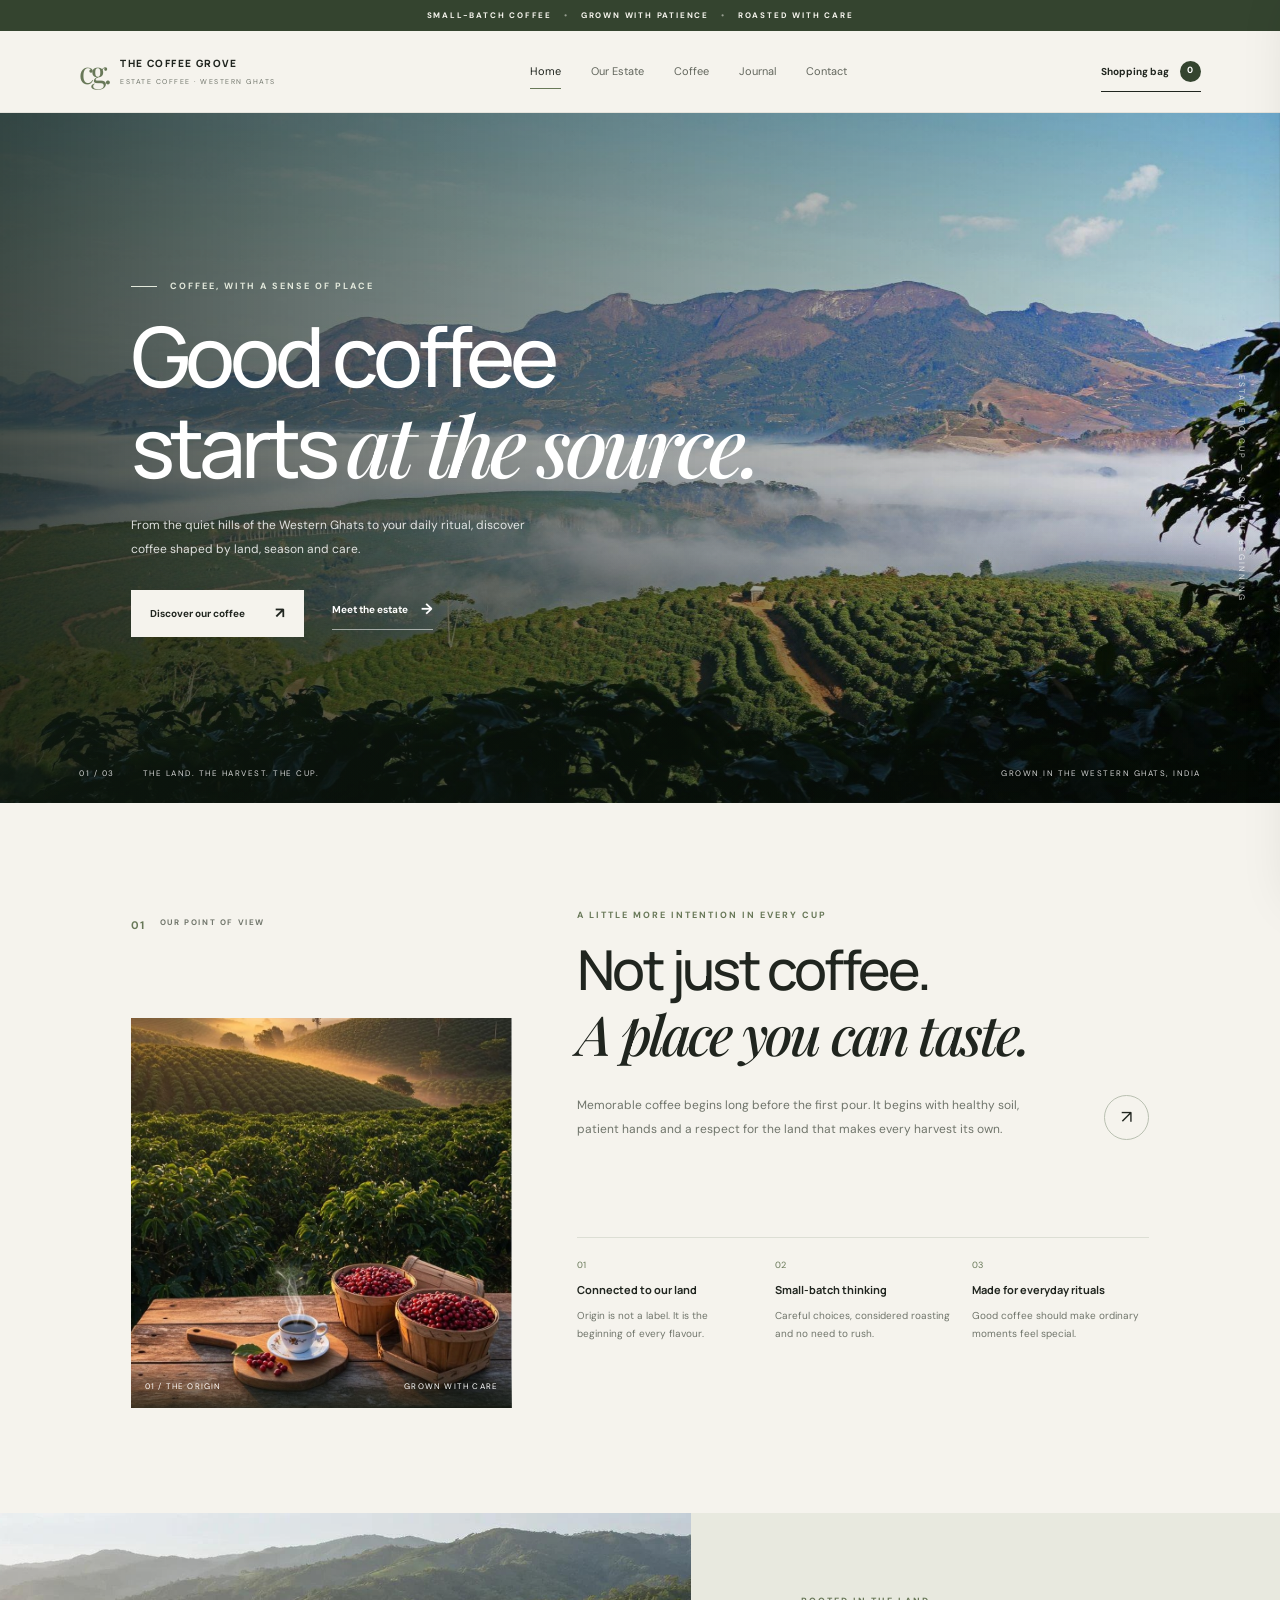
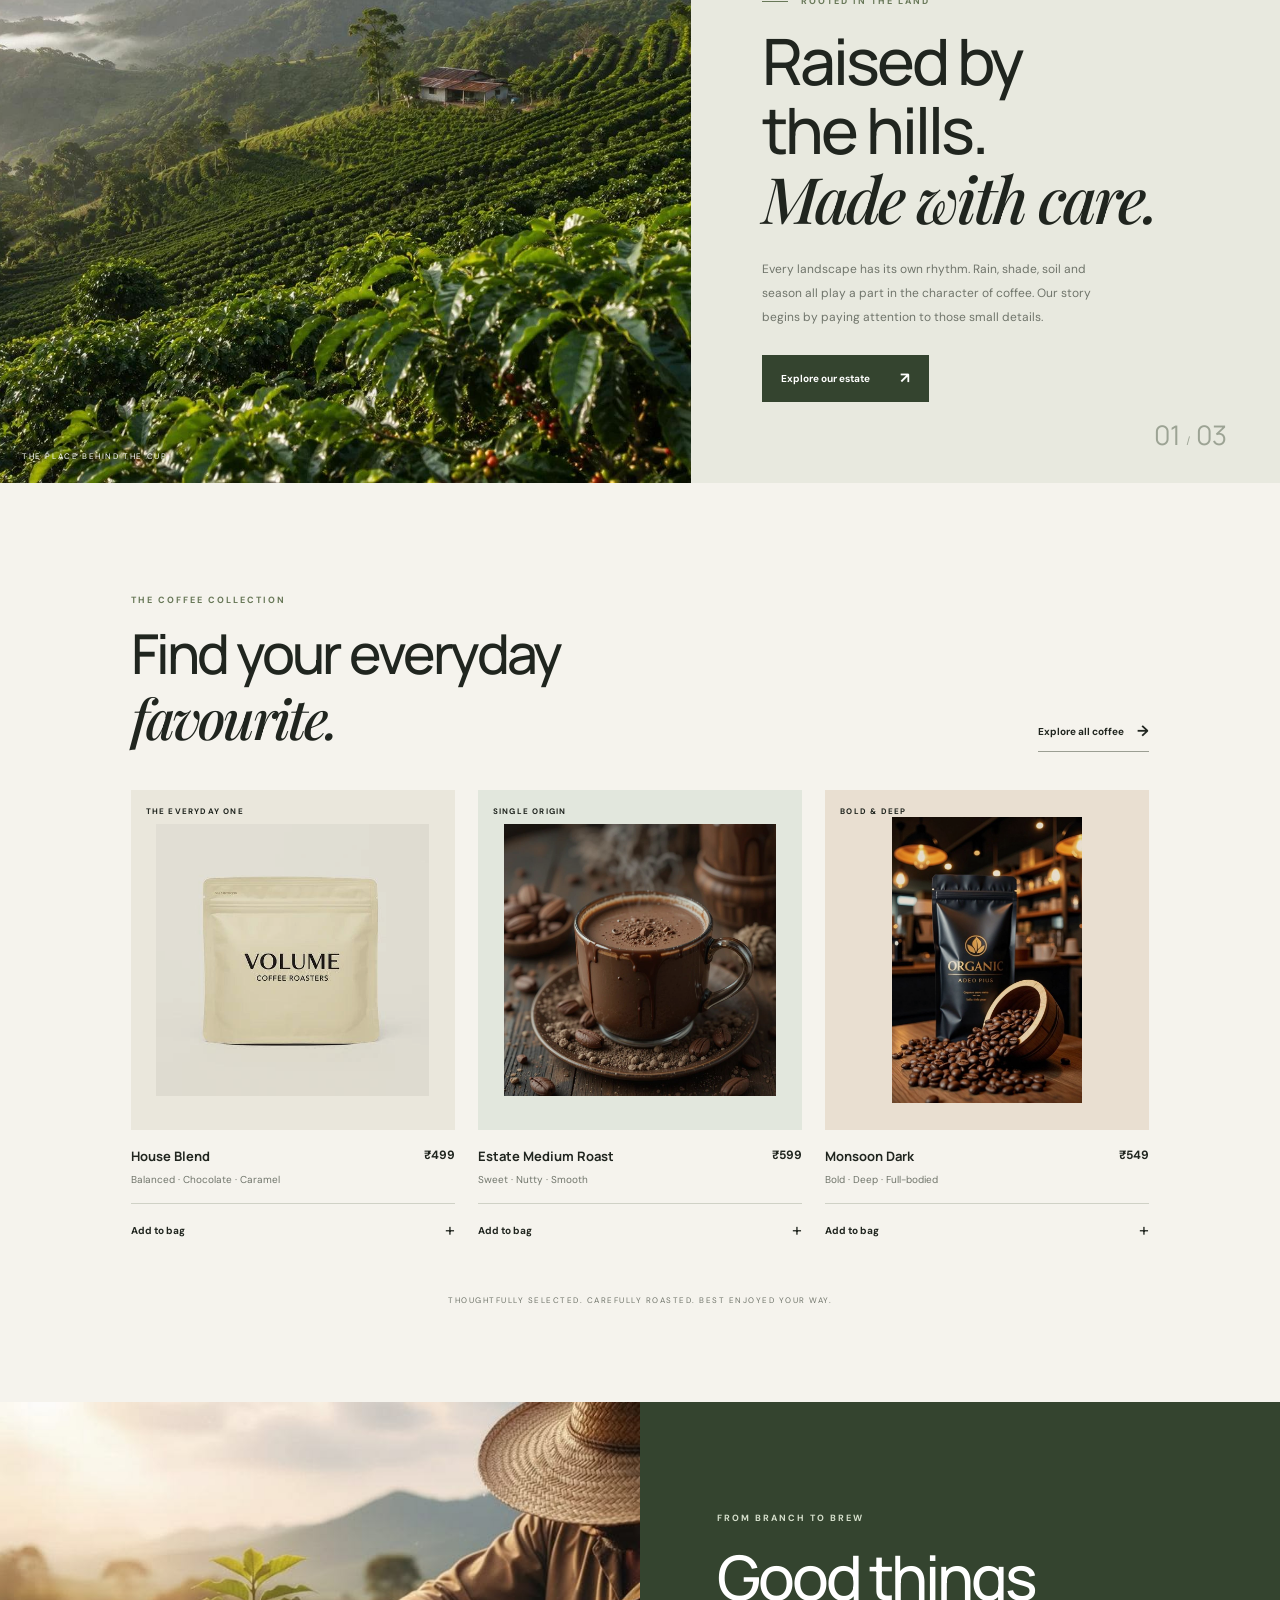
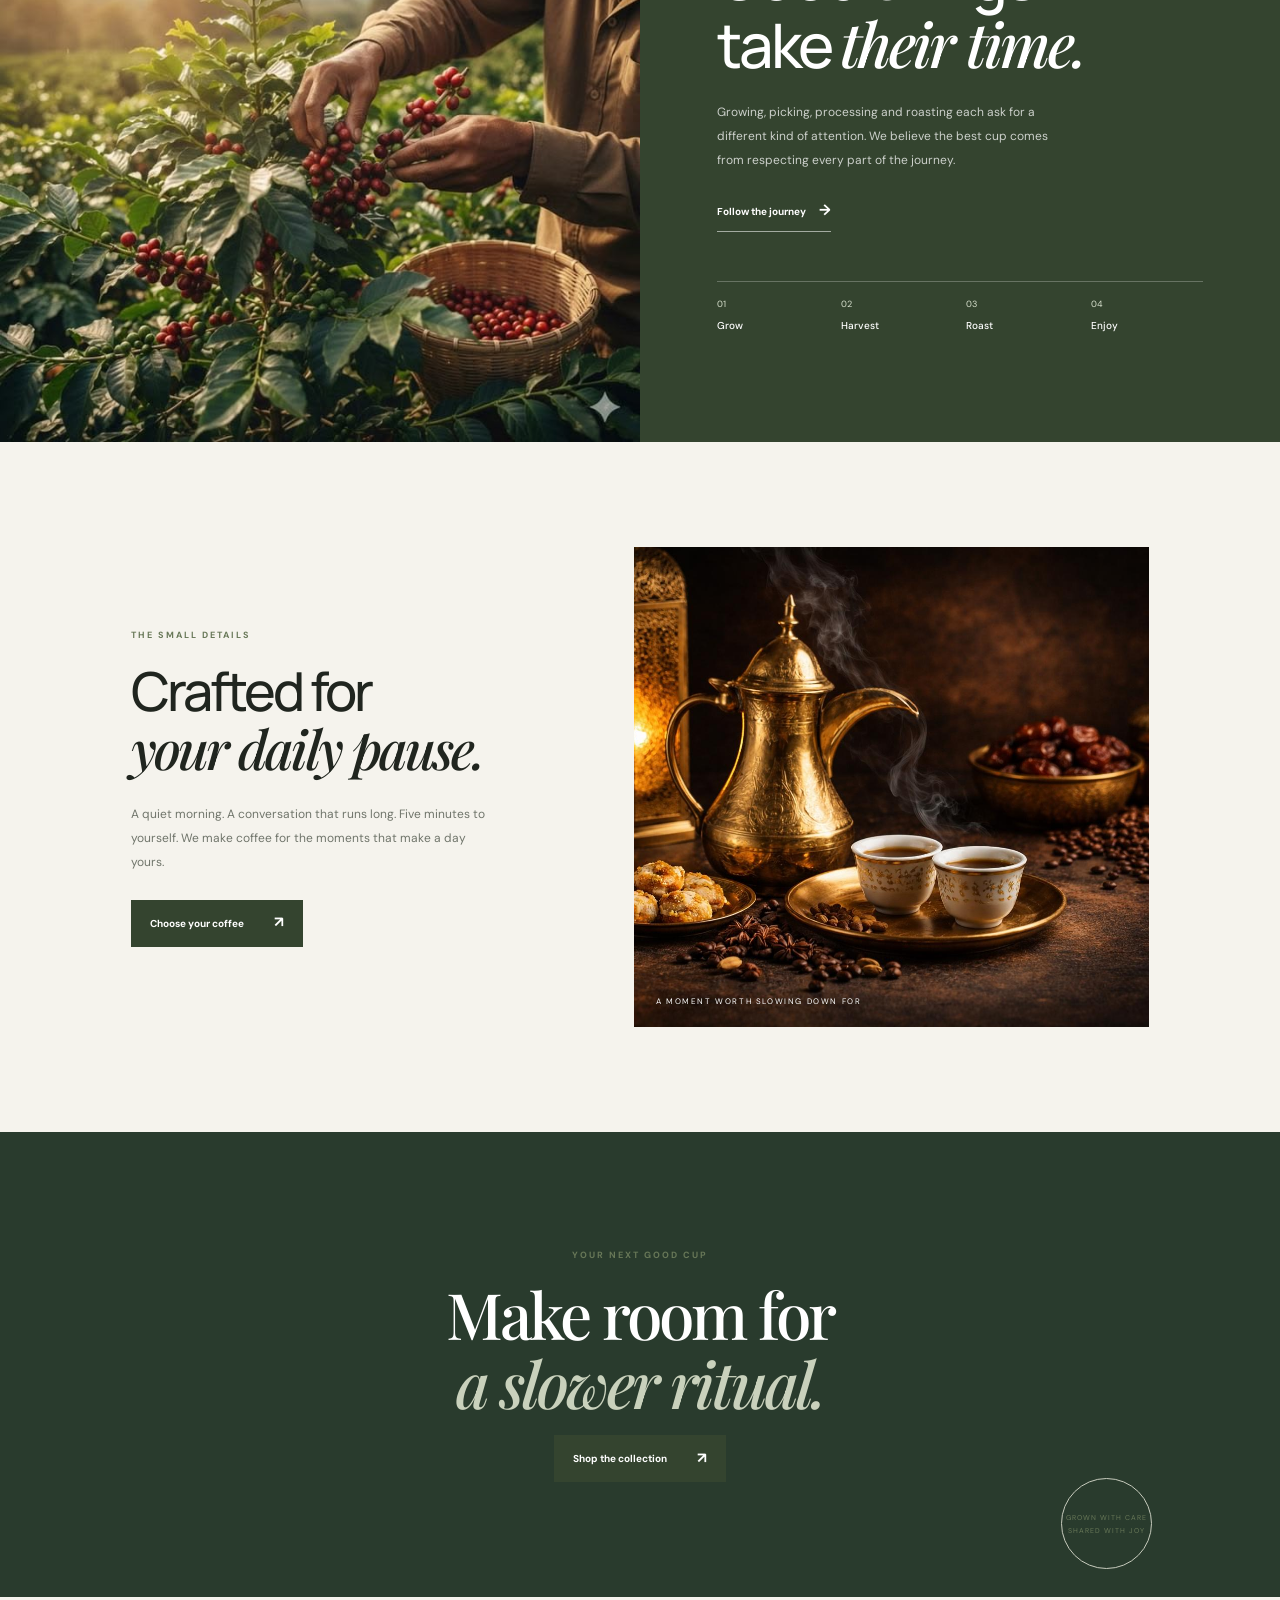
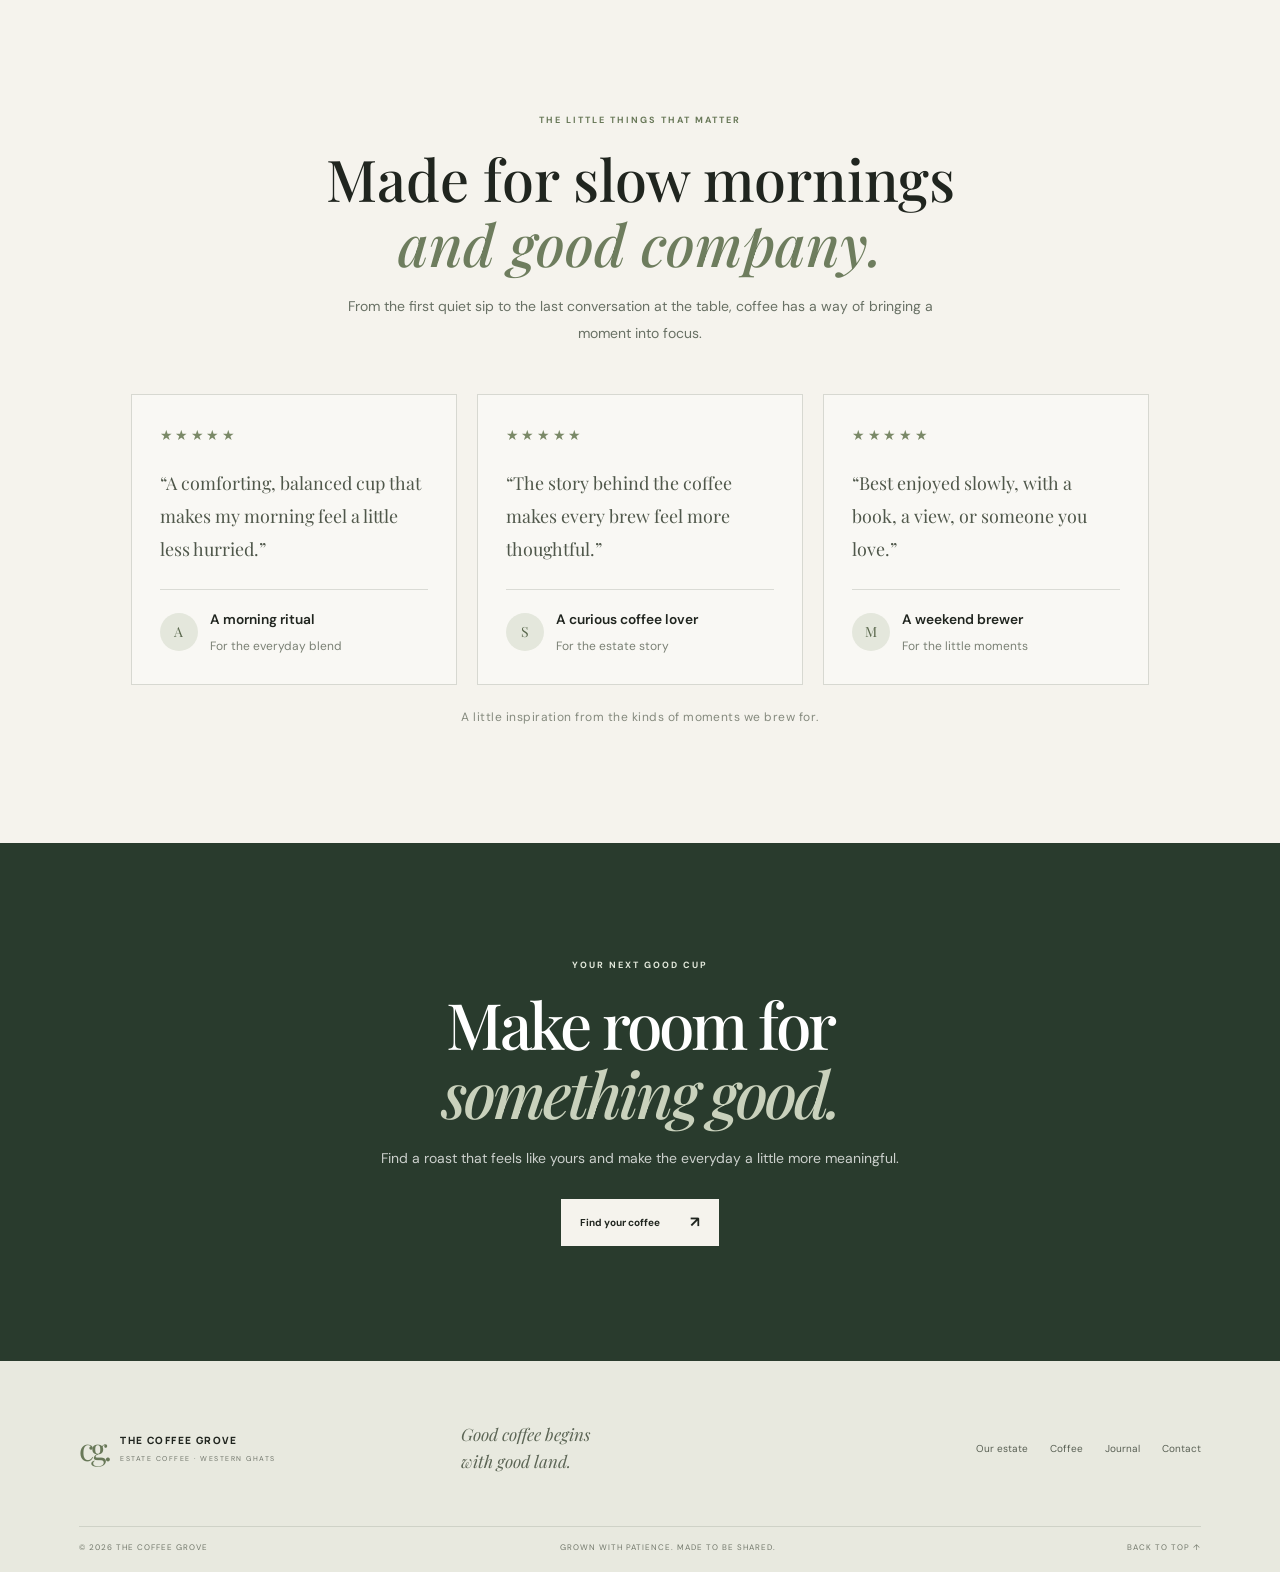
<file: index.html>
<!DOCTYPE html>
<html lang="en">
<head>
    <meta charset="UTF-8">
    <meta name="viewport" content="width=device-width, initial-scale=1.0">
    <meta name="description" content="The Coffee Grove — thoughtful estate coffee, grown with care and roasted for your everyday ritual.">
    <title>The Coffee Grove | From Estate to Cup</title>

    <link rel="preconnect" href="https://fonts.googleapis.com">
    <link rel="preconnect" href="https://fonts.gstatic.com" crossorigin>
    <link href="https://fonts.googleapis.com/css2?family=DM+Sans:wght@400;500;600;700&family=Manrope:wght@400;500;600;700;800&family=Playfair+Display:ital,wght@0,500;0,600;1,500;1,600&display=swap" rel="stylesheet">

    <link rel="stylesheet" href="css/style.css">
    <script src="js/script.js" defer></script>
</head>

<body>
    <div class="announcement-bar">
        <span>SMALL-BATCH COFFEE</span>
        <span class="announcement-dot">•</span>
        <span>GROWN WITH PATIENCE</span>
        <span class="announcement-dot">•</span>
        <span>ROASTED WITH CARE</span>
    </div>

    <header class="site-header">
        <a class="brand" href="index.html" aria-label="The Coffee Grove homepage">
            <span class="brand-symbol">cg.</span>
            <span class="brand-copy">
                <strong>THE COFFEE GROVE</strong>
                <small>ESTATE COFFEE · WESTERN GHATS</small>
            </span>
        </a>

        <button class="menu-toggle" type="button" aria-label="Open navigation" aria-expanded="false">
            <span></span>
            <span></span>
        </button>

        <nav class="main-nav" aria-label="Main navigation">
            <a class="active" href="index.html">Home</a>
            <a href="estate.html">Our Estate</a>
            <a href="shop.html">Coffee</a>
            <a href="journal.html">Journal</a>
            <a href="contact.html">Contact</a>
        </nav>

        <button class="bag-button" type="button" aria-label="Open shopping bag">
            <span>Shopping bag</span>
            <span class="bag-count">0</span>
        </button>
    </header>

    <main>
        <section class="hero">
            <img class="hero-image" src="assets/estate-landscape.jpg" alt="Coffee estate surrounded by the green hills of the Western Ghats">
            <div class="hero-shade"></div>

            <div class="hero-content reveal">
                <p class="eyebrow eyebrow-light"><span class="eyebrow-rule"></span> COFFEE, WITH A SENSE OF PLACE</p>
                <h1>Good coffee<br>starts <em>at the source.</em></h1>
                <p class="hero-description">
                    From the quiet hills of the Western Ghats to your daily ritual,
                    discover coffee shaped by land, season and care.
                </p>
                <div class="hero-actions">
                    <a class="button button-light" href="shop.html">Discover our coffee <span>↗</span></a>
                    <a class="underlined-link link-light" href="estate.html">Meet the estate <span>→</span></a>
                </div>
            </div>

            <div class="hero-caption hero-caption-left">
                <span>01 / 03</span>
                <span>THE LAND. THE HARVEST. THE CUP.</span>
            </div>
            <div class="hero-caption hero-caption-right">GROWN IN THE WESTERN GHATS, INDIA</div>
            <span class="vertical-caption">ESTATE TO CUP — SINCE THE BEGINNING</span>
        </section>


<section class="intro-section section-shell">

    <div class="section-index reveal">
        <span class="index-number">01</span>
        <span>OUR POINT OF VIEW</span>
    </div>

    <div class="intro-photo reveal">
        <img
            src="assets/coffeecup-hills.jpg"
            alt="Ripe coffee cherries growing on a coffee plant"
        >

        <div class="intro-photo-caption">
            <span>01 / THE ORIGIN</span>
            <span>GROWN WITH CARE</span>
        </div>
    </div>

    <div class="intro-heading reveal">
        <p class="eyebrow">
            A LITTLE MORE INTENTION IN EVERY CUP
        </p>

        <h2>
            Not just coffee.<br>
            <em>A place you can taste.</em>
        </h2>
    </div>

    <div class="intro-description reveal">
        <p>
            Memorable coffee begins long before the first pour.
            It begins with healthy soil, patient hands and a
            respect for the land that makes every harvest its own.
        </p>

        <a
            class="round-arrow"
            href="estate.html"
            aria-label="Discover our estate"
        >↗</a>
    </div>

    <div class="intro-values reveal">

        <div class="value-item">
            <span>01</span>
            <strong>Connected to our land</strong>
            <p>
                Origin is not a label. It is the beginning
                of every flavour.
            </p>
        </div>

        <div class="value-item">
            <span>02</span>
            <strong>Small-batch thinking</strong>
            <p>
                Careful choices, considered roasting and
                no need to rush.
            </p>
        </div>

        <div class="value-item">
            <span>03</span>
            <strong>Made for everyday rituals</strong>
            <p>
                Good coffee should make ordinary moments
                feel special.
            </p>
        </div>

    </div>

</section>


        <section class="estate-section">
            <div class="estate-photo reveal">
                <img src="assets/estate-hills.jpg" alt="Panoramic green coffee estate in the hills">
                <span class="image-note">THE PLACE BEHIND THE CUP</span>
            </div>

            <div class="estate-copy reveal">
                <p class="eyebrow"><span class="eyebrow-rule"></span> ROOTED IN THE LAND</p>
                <h2>Raised by<br>the hills.<br><em>Made with care.</em></h2>
                <p>
                    Every landscape has its own rhythm. Rain, shade, soil and season
                    all play a part in the character of coffee. Our story begins by
                    paying attention to those small details.
                </p>
                <a class="button button-dark" href="estate.html">Explore our estate <span>↗</span></a>
                <span class="estate-number">01<span>/</span>03</span>
            </div>
        </section>

        <section class="collection-section section-shell">
            <div class="section-heading reveal">
                <div>
                    <p class="eyebrow">THE COFFEE COLLECTION</p>
                    <h2>Find your everyday<br><em>favourite.</em></h2>
                </div>
                <a class="underlined-link" href="shop.html">Explore all coffee <span>→</span></a>
            </div>

            <div class="product-grid">
                <article class="product-card reveal">
                    <a class="product-image product-image-cream" href="shop.html" aria-label="View House Blend">
                        <span class="product-label">THE EVERYDAY ONE</span>
                        <img src="assets/coffee-product-cream.jpg" alt="House Blend coffee packaging">
                    </a>
                    <div class="product-information">
                        <div>
                            <h3>House Blend</h3>
                            <p>Balanced · Chocolate · Caramel</p>
                        </div>
                        <span class="product-price">₹499</span>
                    </div>
                    <button class="add-to-bag" type="button" data-add-to-bag data-name="House Blend" data-price="499" data-image="assets/coffee-product-cream.jpg">
                        Add to bag <span>+</span>
                    </button>
                </article>

                <article class="product-card reveal">
                    <a class="product-image product-image-sage" href="shop.html" aria-label="View Estate Medium Roast">
                        <span class="product-label">SINGLE ORIGIN</span>
                        <img src="assets/MEDIUM-ROAST.jpg" alt="Medium roast coffee">
                    </a>
                    <div class="product-information">
                        <div>
                            <h3>Estate Medium Roast</h3>
                            <p>Sweet · Nutty · Smooth</p>
                        </div>
                        <span class="product-price">₹599</span>
                    </div>
                    <button class="add-to-bag" type="button" data-add-to-bag data-name="Estate Medium Roast" data-price="599" data-image="assets/MEDIUM-ROAST.jpg">
                        Add to bag <span>+</span>
                    </button>
                </article>

                <article class="product-card reveal">
                    <a class="product-image product-image-tan" href="shop.html" aria-label="View Monsoon Dark">
                        <span class="product-label">BOLD & DEEP</span>
                        <img src="assets/organic-coffee.jpg" alt="Dark roast coffee">
                    </a>
                    <div class="product-information">
                        <div>
                            <h3>Monsoon Dark</h3>
                            <p>Bold · Deep · Full-bodied</p>
                        </div>
                        <span class="product-price">₹549</span>
                    </div>
                    <button class="add-to-bag" type="button" data-add-to-bag data-name="Monsoon Dark" data-price="549" data-image="assets/coffee-product-dark.jpg">
                        Add to bag <span>+</span>
                    </button>
                </article>
            </div>

            <p class="collection-note">THOUGHTFULLY SELECTED. CAREFULLY ROASTED. BEST ENJOYED YOUR WAY.</p>
        </section>

        <section class="journey-section">
            <div class="journey-image reveal">
                <img src="assets/coffee-harvest.jpg" alt="Coffee harvest taking place at the estate">
            </div>
            <div class="journey-content reveal">
                <p class="eyebrow eyebrow-light">FROM BRANCH TO BREW</p>
                <h2>Good things<br>take <em>their time.</em></h2>
                <p>
                    Growing, picking, processing and roasting each ask for a different
                    kind of attention. We believe the best cup comes from respecting
                    every part of the journey.
                </p>
                <a class="underlined-link link-light" href="journal.html">Follow the journey <span>→</span></a>

                <div class="journey-steps">
                    <div><span>01</span><strong>Grow</strong></div>
                    <div><span>02</span><strong>Harvest</strong></div>
                    <div><span>03</span><strong>Roast</strong></div>
                    <div><span>04</span><strong>Enjoy</strong></div>
                </div>
            </div>
        </section>

        <section class="craft-section section-shell">
            <div class="craft-copy reveal">
                <p class="eyebrow">THE SMALL DETAILS</p>
                <h2>Crafted for<br><em>your daily pause.</em></h2>
                <p>
                    A quiet morning. A conversation that runs long. Five minutes to
                    yourself. We make coffee for the moments that make a day yours.
                </p>
                <a class="button button-dark" href="shop.html">Choose your coffee <span>↗</span></a>
            </div>
            <div class="craft-photo reveal">
                <img src="assets/arabic-coffee.jpg" alt="Freshly prepared coffee ready to enjoy">
                <span class="image-note">A MOMENT WORTH SLOWING DOWN FOR</span>
            </div>
        </section>

        <section class="closing-section reveal">
            <p class="eyebrow">YOUR NEXT GOOD CUP</p>
            <h2>Make room for<br><em>a slower ritual.</em></h2>
            <a class="button button-dark" href="shop.html">Shop the collection <span>↗</span></a>
            <span class="closing-seal">GROWN WITH CARE<br>SHARED WITH JOY</span>
        </section>

        <section class="community-section section-shell">
            <div class="community-heading reveal">
                <p class="eyebrow">THE LITTLE THINGS THAT MATTER</p>
                <h2>Made for slow mornings<br><em>and good company.</em></h2>
                <p>From the first quiet sip to the last conversation at the table, coffee has a way of bringing a moment into focus.</p>
            </div>
            <div class="review-grid">
                <article class="review-card reveal"><span class="review-stars" aria-label="Five stars">★★★★★</span><p>“A comforting, balanced cup that makes my morning feel a little less hurried.”</p><div class="review-person"><span class="review-avatar">A</span><div><strong>A morning ritual</strong><small>For the everyday blend</small></div></div></article>
                <article class="review-card reveal"><span class="review-stars" aria-label="Five stars">★★★★★</span><p>“The story behind the coffee makes every brew feel more thoughtful.”</p><div class="review-person"><span class="review-avatar">S</span><div><strong>A curious coffee lover</strong><small>For the estate story</small></div></div></article>
                <article class="review-card reveal"><span class="review-stars" aria-label="Five stars">★★★★★</span><p>“Best enjoyed slowly, with a book, a view, or someone you love.”</p><div class="review-person"><span class="review-avatar">M</span><div><strong>A weekend brewer</strong><small>For the little moments</small></div></div></article>
            </div>
            <p class="review-note">A little inspiration from the kinds of moments we brew for.</p>
        </section>
        <section class="closing-section reveal">
            <p class="eyebrow eyebrow-light">YOUR NEXT GOOD CUP</p>
            <h2>Make room for<br><em>something good.</em></h2>
            <p>Find a roast that feels like yours and make the everyday a little more meaningful.</p>
            <a class="button button-light" href="shop.html">Find your coffee <span>↗</span></a>
        </section>

    </main>

    <footer class="site-footer">
        <div class="footer-main">
            <a class="brand brand-footer" href="index.html">
                <span class="brand-symbol">cg.</span>
                <span class="brand-copy">
                    <strong>THE COFFEE GROVE</strong>
                    <small>ESTATE COFFEE · WESTERN GHATS</small>
                </span>
            </a>
            <p class="footer-thought">Good coffee begins<br>with good land.</p>
            <div class="footer-links">
                <a href="estate.html">Our estate</a>
                <a href="shop.html">Coffee</a>
                <a href="journal.html">Journal</a>
                <a href="contact.html">Contact</a>
            </div>
        </div>
        <div class="footer-bottom">
            <span>© 2026 THE COFFEE GROVE</span>
            <span>GROWN WITH PATIENCE. MADE TO BE SHARED.</span>
            <a href="#top" data-back-to-top>BACK TO TOP ↑</a>
        </div>
    </footer>

    <div class="toast-message" role="status" aria-live="polite"></div>

    <div class="bag-overlay"></div>
    <aside class="shopping-drawer" aria-label="Shopping bag" aria-hidden="true">
        <div class="drawer-header">
            <div>
                <p class="eyebrow">YOUR SELECTION</p>
                <h2>Your bag <span class="drawer-count">0</span></h2>
            </div>
            <button class="drawer-close" type="button" aria-label="Close shopping bag">×</button>
        </div>
        <div class="drawer-items">
            <p class="empty-bag">Your bag is waiting for something good.</p>
        </div>
        <div class="drawer-total">
            <span>Subtotal</span>
            <strong>₹<span class="subtotal-value">0</span></strong>
        </div>
        <button class="button button-dark checkout-button" type="button">Continue to checkout</button>
        <p class="drawer-note">Demo shopping bag. A payment service is required for real orders.</p>
    </aside>
</body>
</html>
</file>
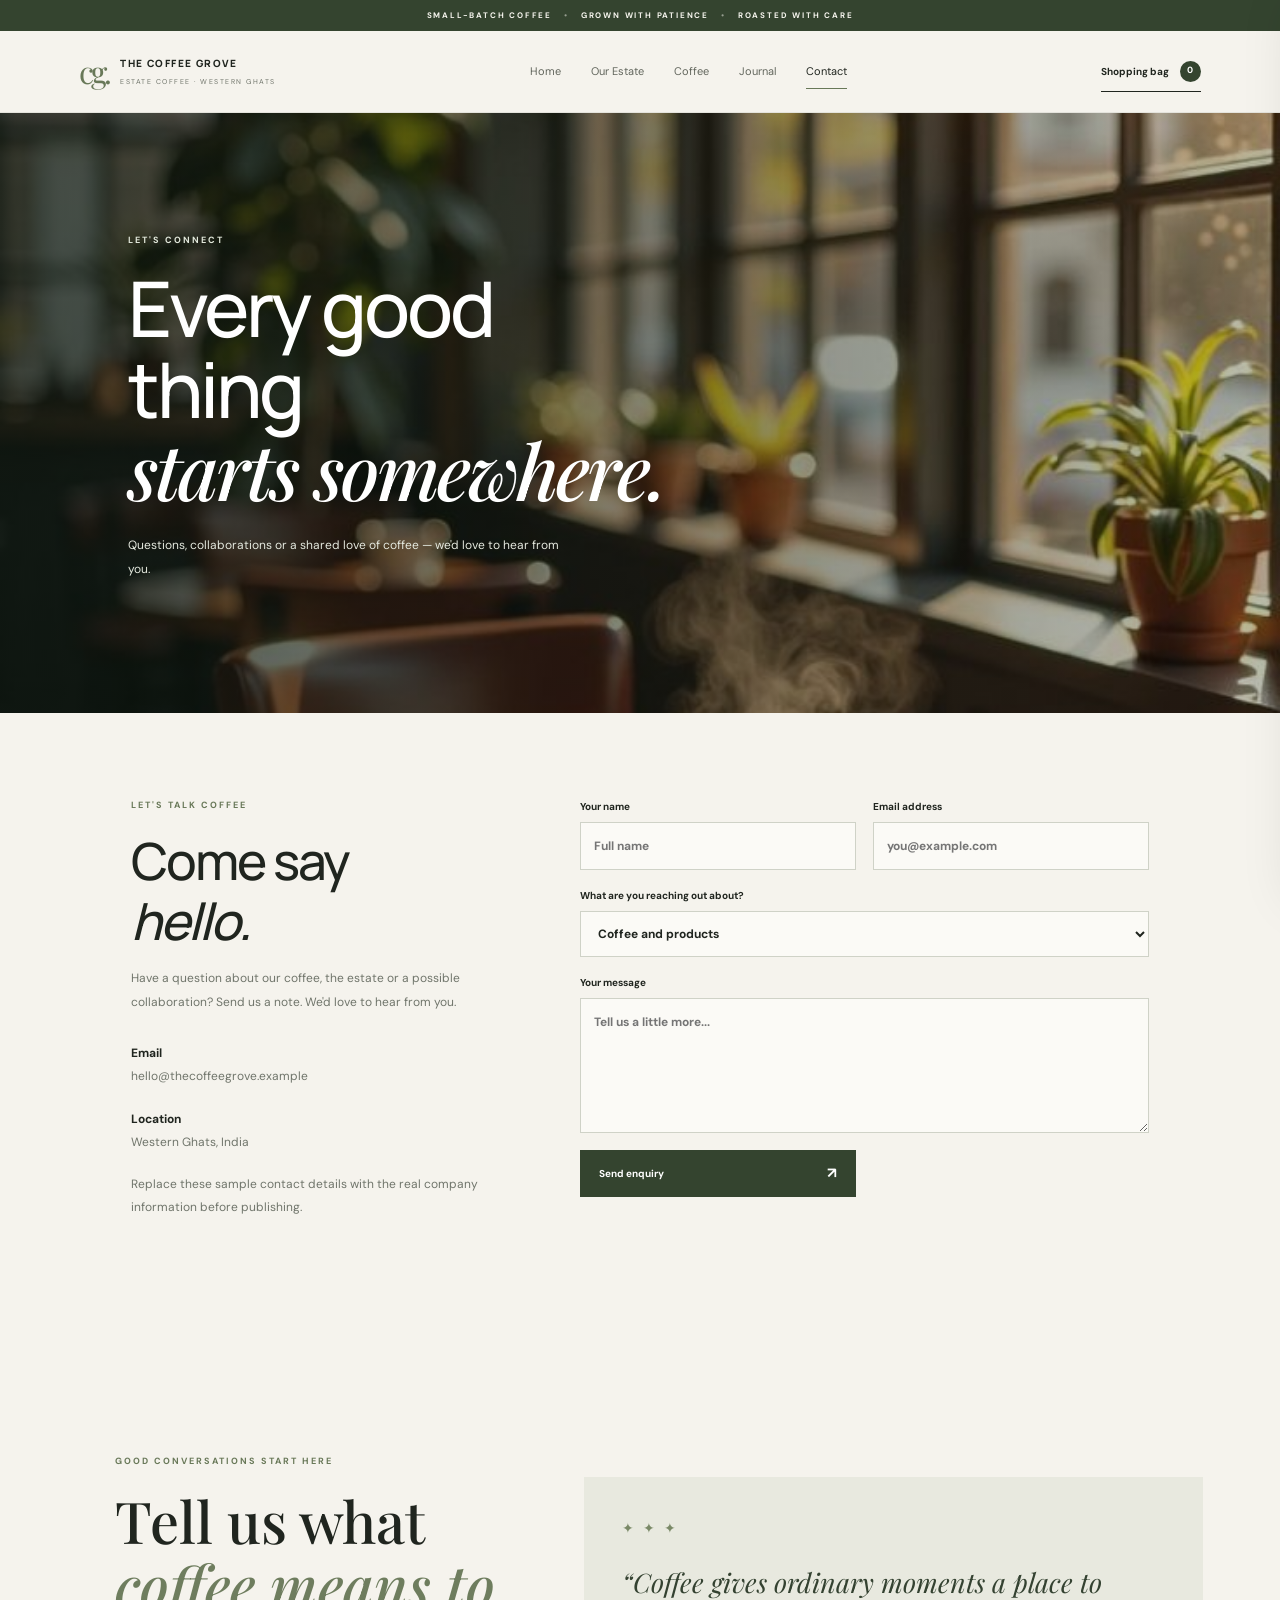
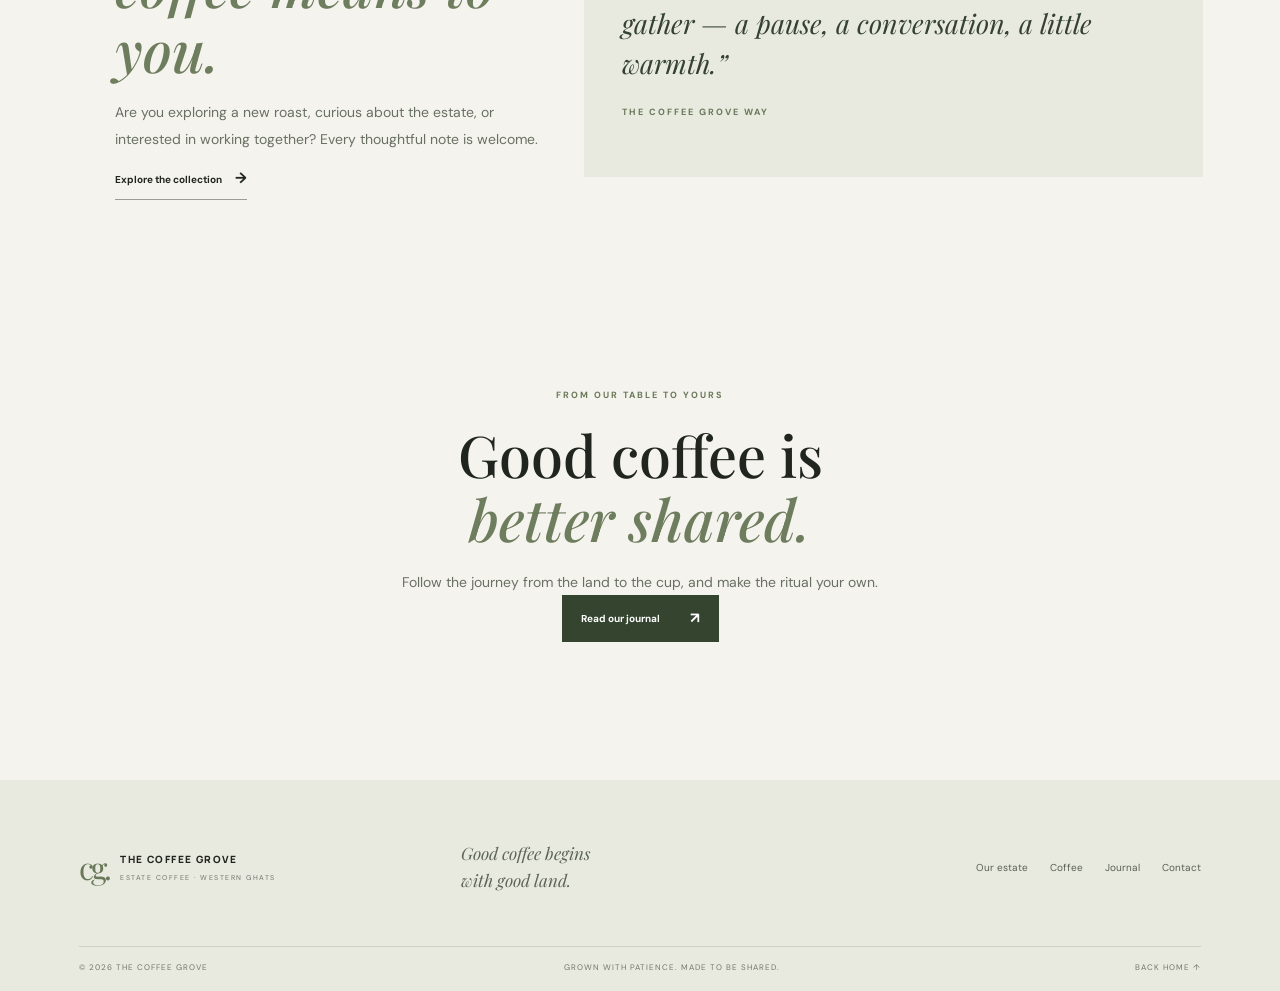
<file: contact.html>
<!DOCTYPE html>
<html lang="en">
<head>
    <meta charset="UTF-8">
    <meta name="viewport" content="width=device-width, initial-scale=1.0">
    <meta name="description" content="Contact | The Coffee Grove">
    <title>Contact | The Coffee Grove</title>
    <link rel="preconnect" href="https://fonts.googleapis.com">
    <link rel="preconnect" href="https://fonts.gstatic.com" crossorigin>
    <link href="https://fonts.googleapis.com/css2?family=DM+Sans:wght@400;500;600;700&family=Manrope:wght@400;500;600;700;800&family=Playfair+Display:ital,wght@0,500;0,600;1,500;1,600&display=swap" rel="stylesheet">
    <link rel="stylesheet" href="css/style.css">
    <script src="js/script.js" defer></script>
</head>
<body>
    <div class="announcement-bar">
        <span>SMALL-BATCH COFFEE</span>
        <span class="announcement-dot">•</span>
        <span>GROWN WITH PATIENCE</span>
        <span class="announcement-dot">•</span>
        <span>ROASTED WITH CARE</span>
    </div>

    <header class="site-header">
        <a class="brand" href="index.html" aria-label="The Coffee Grove homepage">
            <span class="brand-symbol">cg.</span>
            <span class="brand-copy">
                <strong>THE COFFEE GROVE</strong>
                <small>ESTATE COFFEE · WESTERN GHATS</small>
            </span>
        </a>

        <button class="menu-toggle" type="button" aria-label="Open navigation" aria-expanded="false">
            <span></span>
            <span></span>
        </button>

        <nav class="main-nav" aria-label="Main navigation">
            <a class="" href="index.html">Home</a>
            <a class="" href="estate.html">Our Estate</a>
            <a class="" href="shop.html">Coffee</a>
            <a class="" href="journal.html">Journal</a>
            <a class="active" href="contact.html">Contact</a>
        </nav>

        <button class="bag-button" type="button" aria-label="Open shopping bag">
            <span>Shopping bag</span>
            <span class="bag-count">0</span>
        </button>
    </header>

    <main>
        <section class="page-hero">
            <img src="assets/cafe-interior.jpg" alt="Contact at The Coffee Grove">
            <div class="hero-shade"></div>
            <div class="page-hero-content reveal">
                <p class="eyebrow eyebrow-light">LET'S CONNECT</p>
                <h1>Every good thing<br><em>starts somewhere.</em></h1>
                <p>Questions, collaborations or a shared love of coffee — we'd love to hear from you.</p>
            </div>
        </section>

        
        <section class="page-content">
            <div class="contact-layout">
                <div class="contact-intro reveal">
                    <p class="eyebrow">LET'S TALK COFFEE</p>
                    <h2>Come say<br><em>hello.</em></h2>
                    <p>
                        Have a question about our coffee, the estate or a possible
                        collaboration? Send us a note. We'd love to hear from you.
                    </p>
                    <div class="contact-details">
                        <p><strong>Email</strong><br>hello@thecoffeegrove.example</p>
                        <p><strong>Location</strong><br>Western Ghats, India</p>
                        <p>Replace these sample contact details with the real company information before publishing.</p>
                    </div>
                </div>
                <form class="contact-form reveal">
                    <label>
                        Your name
                        <input type="text" name="name" placeholder="Full name" required>
                    </label>
                    <label>
                        Email address
                        <input type="email" name="email" placeholder="you@example.com" required>
                    </label>
                    <label class="full-width">
                        What are you reaching out about?
                        <select name="topic">
                            <option value="products">Coffee and products</option>
                            <option value="estate">Estate visit</option>
                            <option value="wholesale">Wholesale enquiry</option>
                            <option value="other">Something else</option>
                        </select>
                    </label>
                    <label class="full-width">
                        Your message
                        <textarea name="message" placeholder="Tell us a little more..." required></textarea>
                    </label>
                    <button class="button button-dark" type="submit">Send enquiry <span>↗</span></button>
                    <p class="form-status" role="status"></p>
                </form>
            </div>
        </section>


            <section class="contact-community-section">
                <div class="contact-community-copy reveal"><p class="eyebrow">GOOD CONVERSATIONS START HERE</p><h2>Tell us what<br><em>coffee means to you.</em></h2><p>Are you exploring a new roast, curious about the estate, or interested in working together? Every thoughtful note is welcome.</p><a class="underlined-link" href="shop.html">Explore the collection <span>→</span></a></div>
                <div class="contact-quote-card reveal"><span class="review-stars">✦ ✦ ✦</span><blockquote>“Coffee gives ordinary moments a place to gather — a pause, a conversation, a little warmth.”</blockquote><p class="eyebrow">THE COFFEE GROVE WAY</p></div>
            </section>
            <section class="community-section contact-last-section">
                <div class="community-heading reveal"><p class="eyebrow">FROM OUR TABLE TO YOURS</p><h2>Good coffee is<br><em>better shared.</em></h2><p>Follow the journey from the land to the cup, and make the ritual your own.</p><a class="button button-dark" href="journal.html">Read our journal <span>↗</span></a></div>
            </section>

    </main>

    <footer class="site-footer">
        <div class="footer-main">
            <a class="brand brand-footer" href="index.html">
                <span class="brand-symbol">cg.</span>
                <span class="brand-copy">
                    <strong>THE COFFEE GROVE</strong>
                    <small>ESTATE COFFEE · WESTERN GHATS</small>
                </span>
            </a>
            <p class="footer-thought">Good coffee begins<br>with good land.</p>
            <div class="footer-links">
                <a href="estate.html">Our estate</a>
                <a href="shop.html">Coffee</a>
                <a href="journal.html">Journal</a>
                <a href="contact.html">Contact</a>
            </div>
        </div>
        <div class="footer-bottom">
            <span>© 2026 THE COFFEE GROVE</span>
            <span>GROWN WITH PATIENCE. MADE TO BE SHARED.</span>
            <a href="index.html">BACK HOME ↑</a>
        </div>
    </footer>

    <div class="toast-message" role="status" aria-live="polite"></div>
    <div class="bag-overlay"></div>

    <aside class="shopping-drawer" aria-label="Shopping bag" aria-hidden="true">
        <div class="drawer-header">
            <div>
                <p class="eyebrow">YOUR SELECTION</p>
                <h2>Your bag <span class="drawer-count">0</span></h2>
            </div>
            <button class="drawer-close" type="button" aria-label="Close shopping bag">×</button>
        </div>
        <div class="drawer-items">
            <p class="empty-bag">Your bag is waiting for something good.</p>
        </div>
        <div class="drawer-total">
            <span>Subtotal</span>
            <strong>₹<span class="subtotal-value">0</span></strong>
        </div>
        <button class="button button-dark checkout-button" type="button">Continue to checkout</button>
        <p class="drawer-note">Demo shopping bag. A payment service is required for real orders.</p>
    </aside>
</body>
</html>
</file>
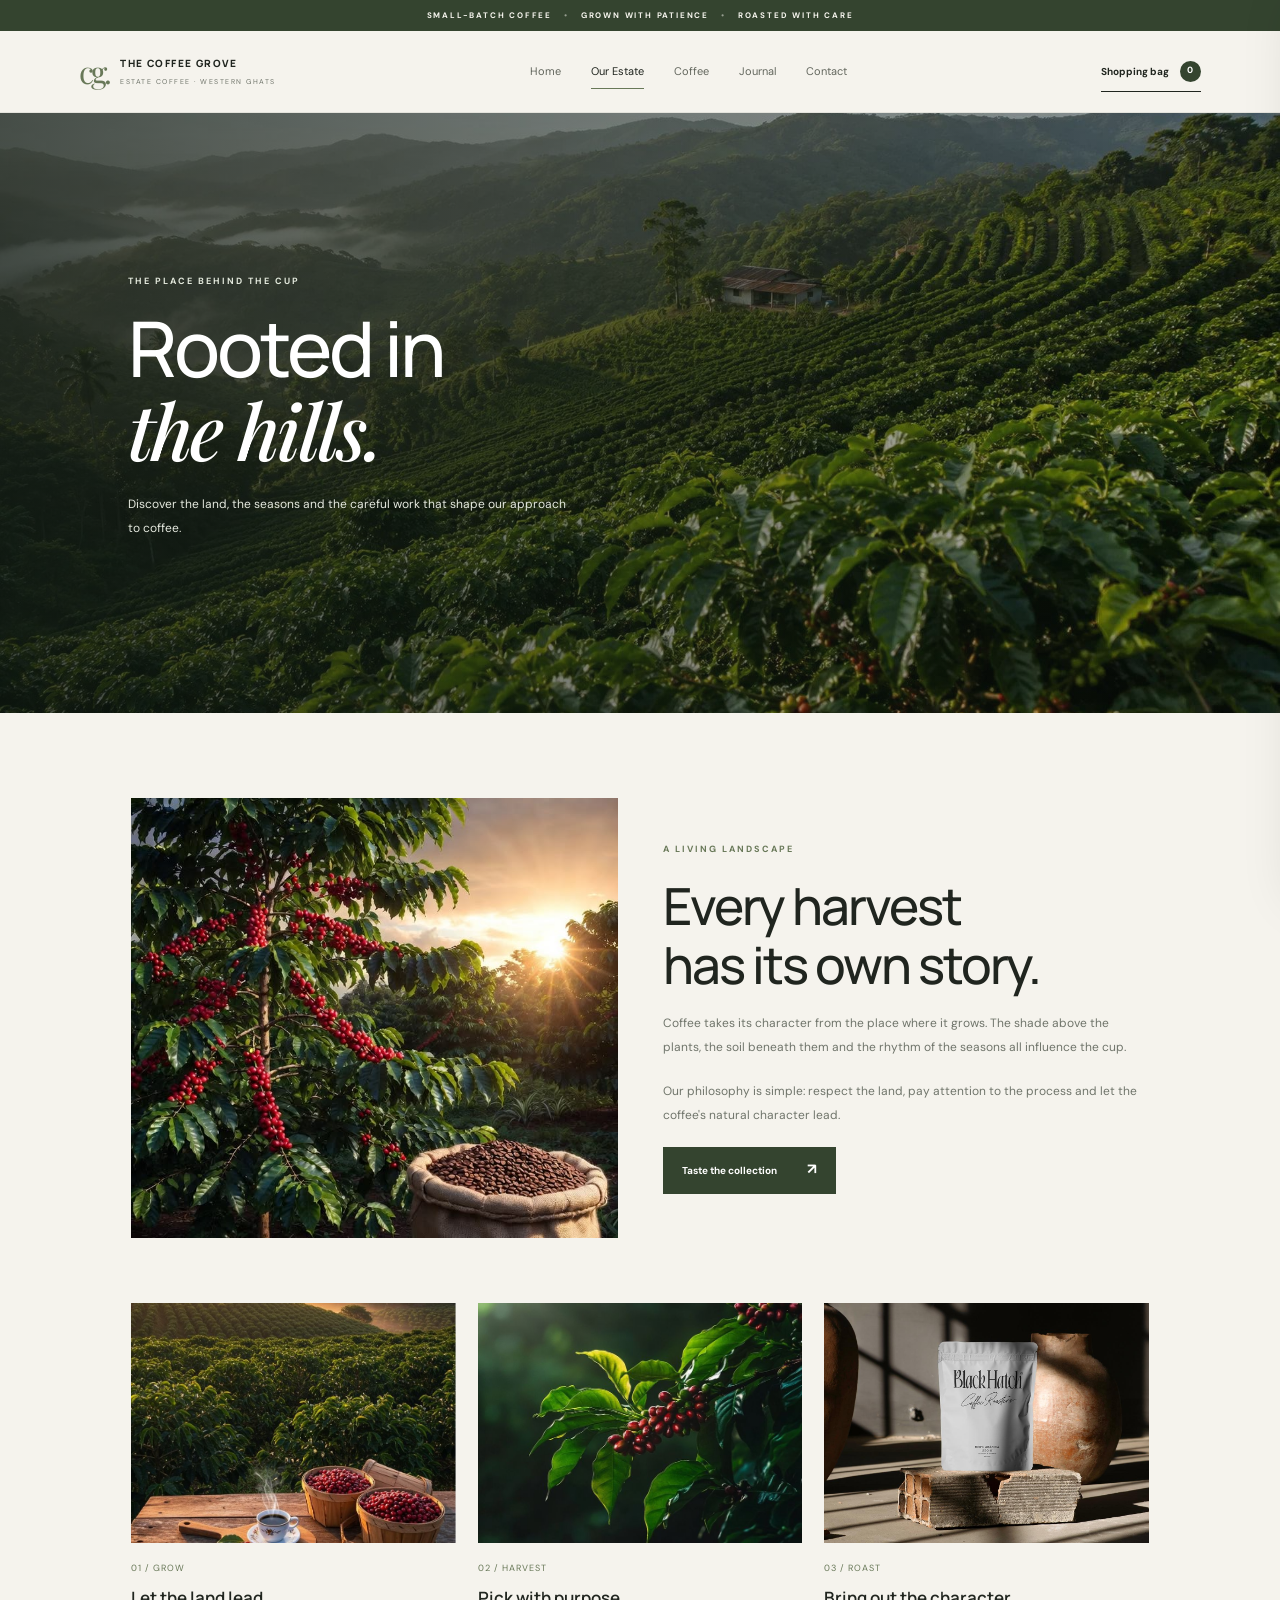
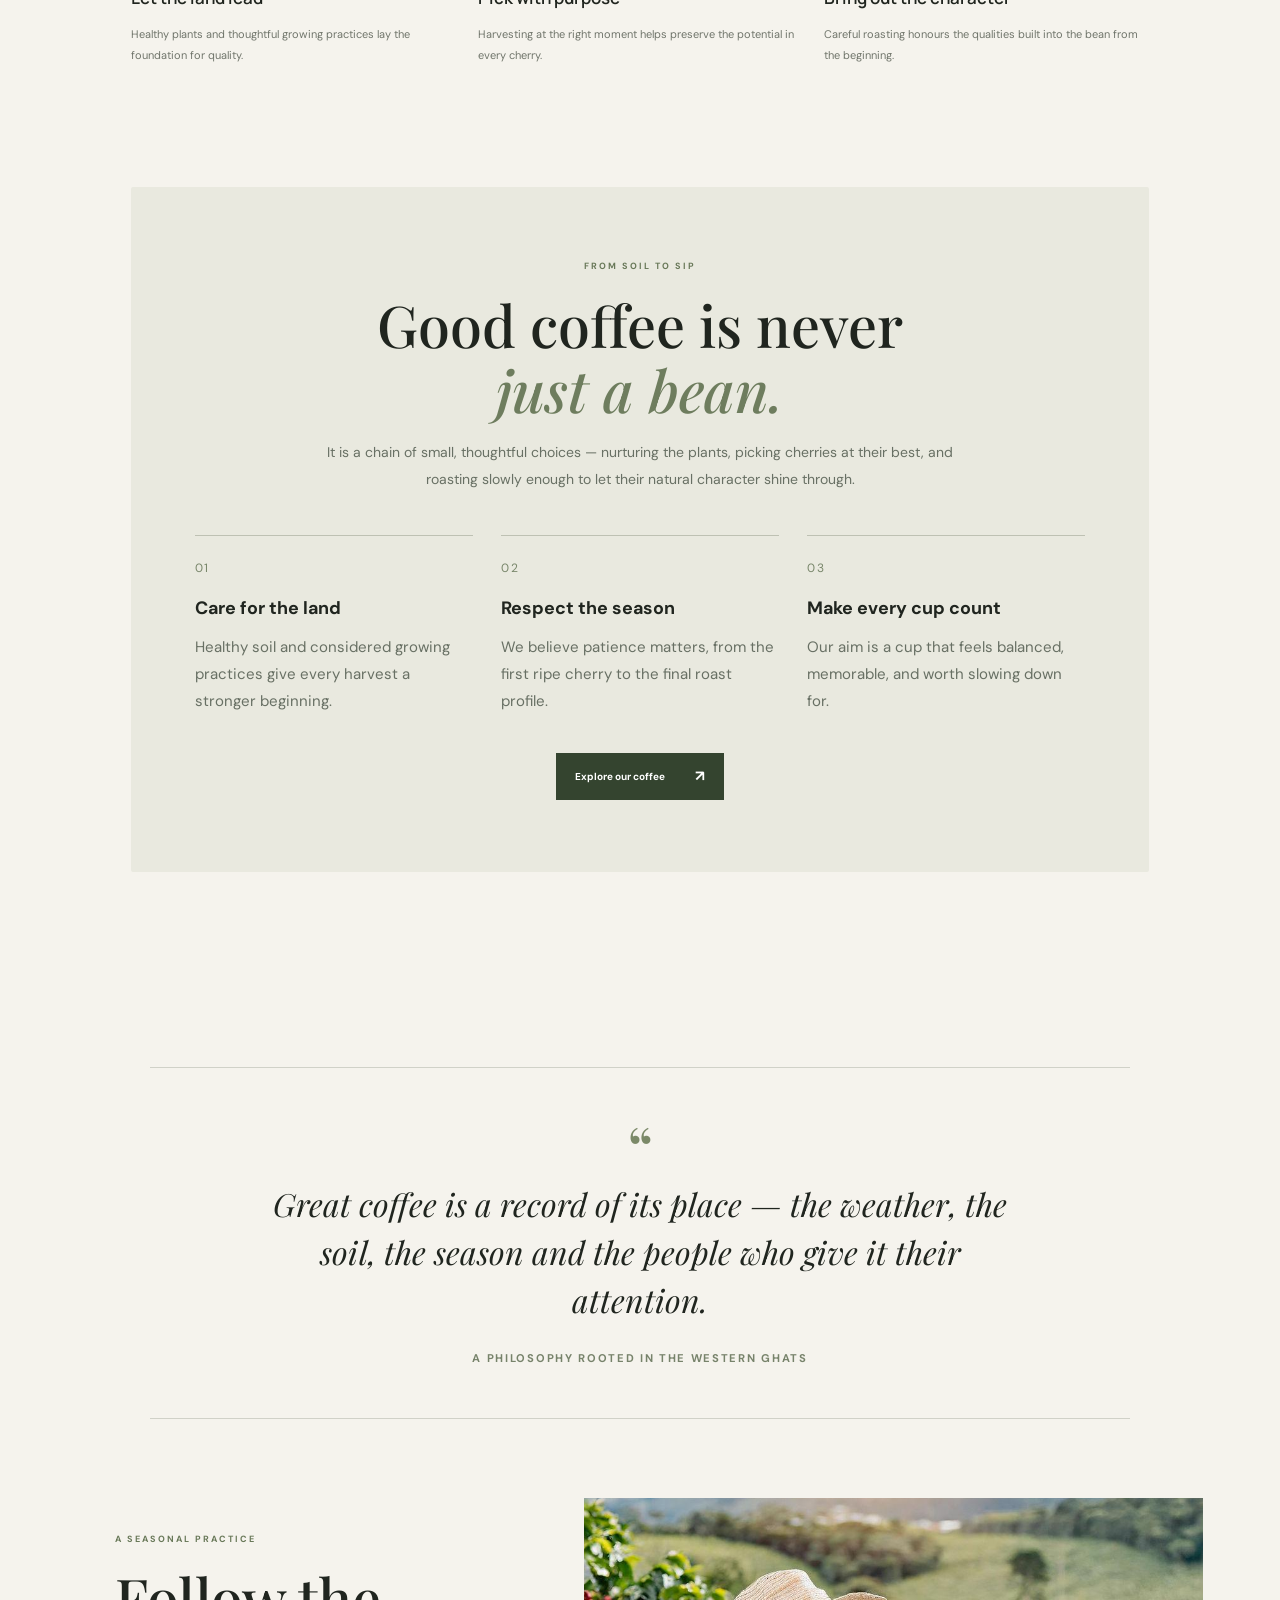
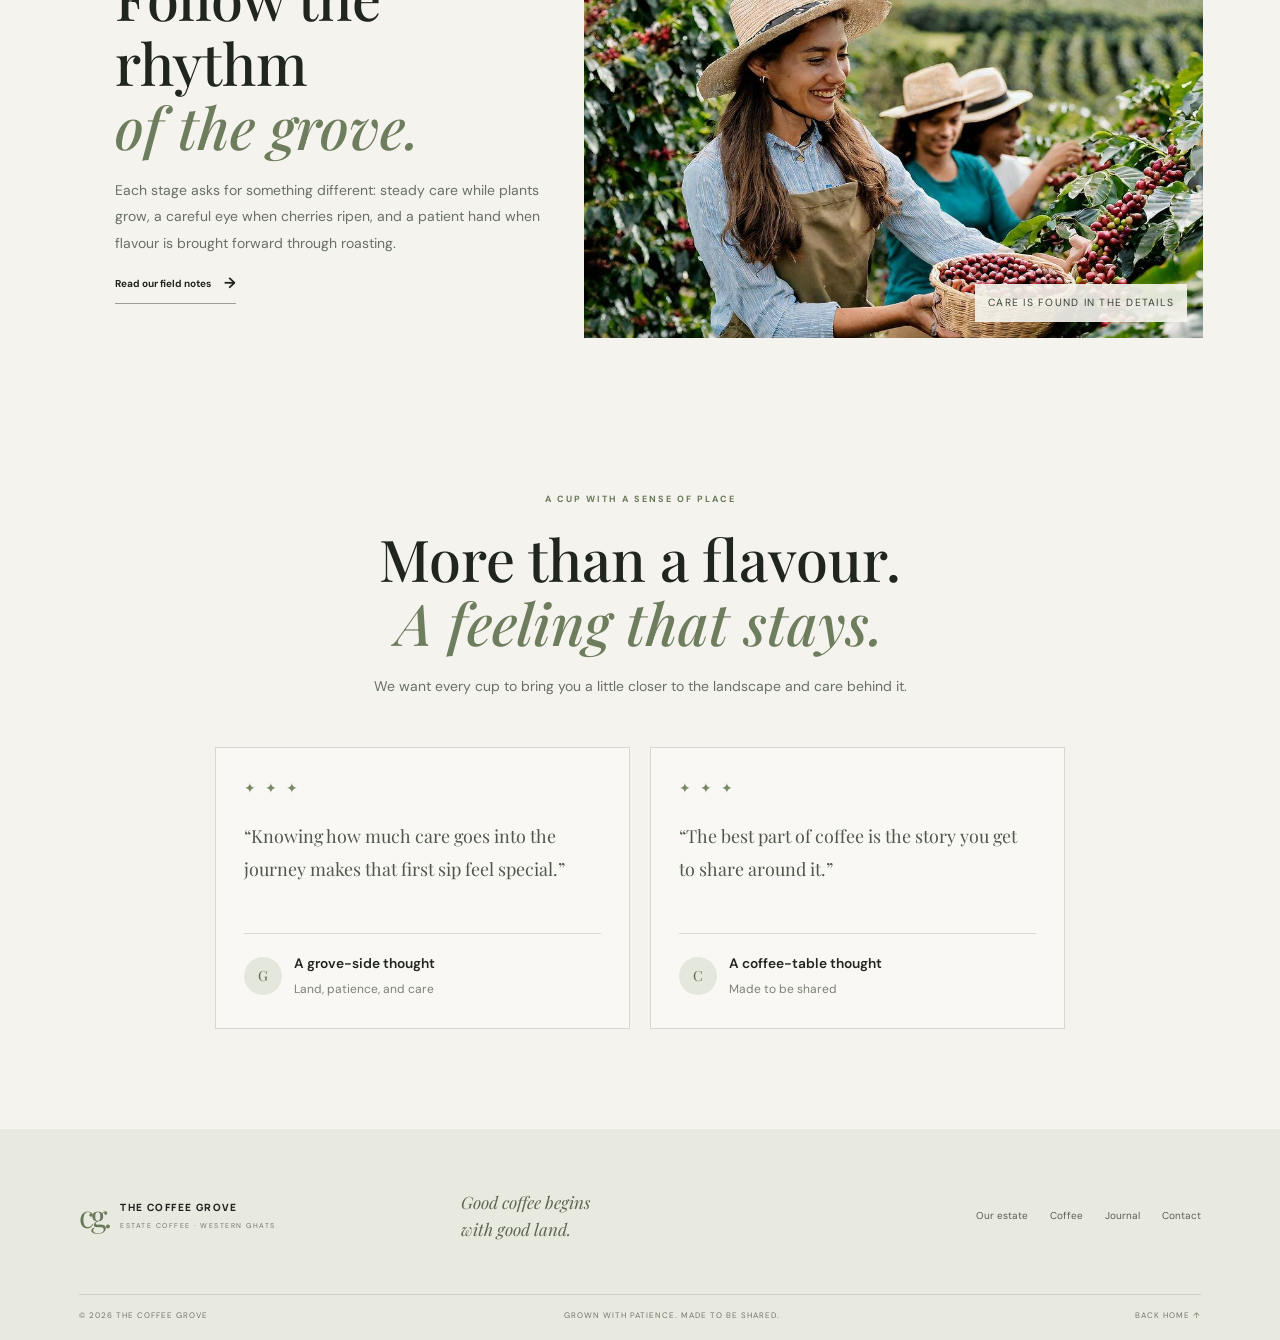
<file: estate.html>
<!DOCTYPE html>
<html lang="en">
<head>
    <meta charset="UTF-8">
    <meta name="viewport" content="width=device-width, initial-scale=1.0">
    <meta name="description" content="Our Estate | The Coffee Grove">
    <title>Our Estate | The Coffee Grove</title>
    <link rel="preconnect" href="https://fonts.googleapis.com">
    <link rel="preconnect" href="https://fonts.gstatic.com" crossorigin>
    <link href="https://fonts.googleapis.com/css2?family=DM+Sans:wght@400;500;600;700&family=Manrope:wght@400;500;600;700;800&family=Playfair+Display:ital,wght@0,500;0,600;1,500;1,600&display=swap" rel="stylesheet">
    <link rel="stylesheet" href="css/style.css">
    <script src="js/script.js" defer></script>
</head>
<body>
    <div class="announcement-bar">
        <span>SMALL-BATCH COFFEE</span>
        <span class="announcement-dot">•</span>
        <span>GROWN WITH PATIENCE</span>
        <span class="announcement-dot">•</span>
        <span>ROASTED WITH CARE</span>
    </div>

    <header class="site-header">
        <a class="brand" href="index.html" aria-label="The Coffee Grove homepage">
            <span class="brand-symbol">cg.</span>
            <span class="brand-copy">
                <strong>THE COFFEE GROVE</strong>
                <small>ESTATE COFFEE · WESTERN GHATS</small>
            </span>
        </a>

        <button class="menu-toggle" type="button" aria-label="Open navigation" aria-expanded="false">
            <span></span>
            <span></span>
        </button>

        <nav class="main-nav" aria-label="Main navigation">
            <a class="" href="index.html">Home</a>
            <a class="active" href="estate.html">Our Estate</a>
            <a class="" href="shop.html">Coffee</a>
            <a class="" href="journal.html">Journal</a>
            <a class="" href="contact.html">Contact</a>
        </nav>

        <button class="bag-button" type="button" aria-label="Open shopping bag">
            <span>Shopping bag</span>
            <span class="bag-count">0</span>
        </button>
    </header>

    <main>
        <section class="page-hero">
            <img src="assets/estate-hills.jpg" alt="Our Estate at The Coffee Grove">
            <div class="hero-shade"></div>
            <div class="page-hero-content reveal">
                <p class="eyebrow eyebrow-light">THE PLACE BEHIND THE CUP</p>
                <h1>Rooted in<br><em>the hills.</em></h1>
                <p>Discover the land, the seasons and the careful work that shape our approach to coffee.</p>
            </div>
        </section>

        
        <section class="page-content">
            <div class="story-layout">
                <div class="story-image reveal">
                    <img src="assets/coffee-plant.jpg" alt="Coffee plants growing in a shaded estate">
                </div>
                <div class="story-copy reveal">
                    <p class="eyebrow">A LIVING LANDSCAPE</p>
                    <h2>Every harvest<br>has its own story.</h2>
                    <p>
                        Coffee takes its character from the place where it grows.
                        The shade above the plants, the soil beneath them and the
                        rhythm of the seasons all influence the cup.
                    </p>
                    <p>
                        Our philosophy is simple: respect the land, pay attention
                        to the process and let the coffee's natural character lead.
                    </p>
                    <a class="button button-dark" href="shop.html">Taste the collection <span>↗</span></a>
                </div>
            </div>
            <div class="process-cards">
                <article class="process-card reveal">
                    <img src="assets/coffeecup-hills.jpg" alt="Coffee plants">
                    <span>01 / GROW</span>
                    <h3>Let the land lead</h3>
                    <p>Healthy plants and thoughtful growing practices lay the foundation for quality.</p>
                </article>
                <article class="process-card reveal">
                    <img src="assets/coffee-cherries.jpg" alt="Ripe coffee cherries">
                    <span>02 / HARVEST</span>
                    <h3>Pick with purpose</h3>
                    <p>Harvesting at the right moment helps preserve the potential in every cherry.</p>
                </article>
                <article class="process-card reveal">
                    <img src="assets/coffee-roasting.jpg" alt="Coffee roasting">
                    <span>03 / ROAST</span>
                    <h3>Bring out the character</h3>
                    <p>Careful roasting honours the qualities built into the bean from the beginning.</p>
                </article>
            </div>

            <section class="estate-notes reveal" aria-labelledby="estate-notes-title">
                <p class="eyebrow">FROM SOIL TO SIP</p>
                <h2 id="estate-notes-title">Good coffee is never<br><em>just a bean.</em></h2>
                <p class="estate-notes-intro">
                    It is a chain of small, thoughtful choices — nurturing the plants,
                    picking cherries at their best, and roasting slowly enough to let
                    their natural character shine through.
                </p>
                <div class="estate-values">
                    <article class="estate-value">
                        <span>01</span>
                        <h3>Care for the land</h3>
                        <p>Healthy soil and considered growing practices give every harvest a stronger beginning.</p>
                    </article>
                    <article class="estate-value">
                        <span>02</span>
                        <h3>Respect the season</h3>
                        <p>We believe patience matters, from the first ripe cherry to the final roast profile.</p>
                    </article>
                    <article class="estate-value">
                        <span>03</span>
                        <h3>Make every cup count</h3>
                        <p>Our aim is a cup that feels balanced, memorable, and worth slowing down for.</p>
                    </article>
                </div>
                <a class="button button-dark" href="shop.html">Explore our coffee <span>↗</span></a>
            </section>
        </section>


            <section class="story-note-band reveal">
                <span class="story-note-mark">“</span>
                <p>Great coffee is a record of its place — the weather, the soil, the season and the people who give it their attention.</p>
                <span class="eyebrow">A PHILOSOPHY ROOTED IN THE WESTERN GHATS</span>
            </section>
            <section class="estate-season-section">
                <div class="estate-season-copy reveal"><p class="eyebrow">A SEASONAL PRACTICE</p><h2>Follow the rhythm<br><em>of the grove.</em></h2><p>Each stage asks for something different: steady care while plants grow, a careful eye when cherries ripen, and a patient hand when flavour is brought forward through roasting.</p><a class="underlined-link" href="journal.html">Read our field notes <span>→</span></a></div>
                <div class="estate-season-image reveal"><img src="assets/coffee-farmers.jpg" alt="People carefully working during the coffee season"><div class="estate-image-caption">CARE IS FOUND IN THE DETAILS</div></div>
            </section>
            <section class="community-section estate-community">
                <div class="community-heading reveal"><p class="eyebrow">A CUP WITH A SENSE OF PLACE</p><h2>More than a flavour.<br><em>A feeling that stays.</em></h2><p>We want every cup to bring you a little closer to the landscape and care behind it.</p></div>
                <div class="review-grid review-grid-two"><article class="review-card reveal"><span class="review-stars">✦ ✦ ✦</span><p>“Knowing how much care goes into the journey makes that first sip feel special.”</p><div class="review-person"><span class="review-avatar">G</span><div><strong>A grove-side thought</strong><small>Land, patience, and care</small></div></div></article><article class="review-card reveal"><span class="review-stars">✦ ✦ ✦</span><p>“The best part of coffee is the story you get to share around it.”</p><div class="review-person"><span class="review-avatar">C</span><div><strong>A coffee-table thought</strong><small>Made to be shared</small></div></div></article></div>
            </section>

    </main>

    <footer class="site-footer">
        <div class="footer-main">
            <a class="brand brand-footer" href="index.html">
                <span class="brand-symbol">cg.</span>
                <span class="brand-copy">
                    <strong>THE COFFEE GROVE</strong>
                    <small>ESTATE COFFEE · WESTERN GHATS</small>
                </span>
            </a>
            <p class="footer-thought">Good coffee begins<br>with good land.</p>
            <div class="footer-links">
                <a href="estate.html">Our estate</a>
                <a href="shop.html">Coffee</a>
                <a href="journal.html">Journal</a>
                <a href="contact.html">Contact</a>
            </div>
        </div>
        <div class="footer-bottom">
            <span>© 2026 THE COFFEE GROVE</span>
            <span>GROWN WITH PATIENCE. MADE TO BE SHARED.</span>
            <a href="index.html">BACK HOME ↑</a>
        </div>
    </footer>

    <div class="toast-message" role="status" aria-live="polite"></div>
    <div class="bag-overlay"></div>

    <aside class="shopping-drawer" aria-label="Shopping bag" aria-hidden="true">
        <div class="drawer-header">
            <div>
                <p class="eyebrow">YOUR SELECTION</p>
                <h2>Your bag <span class="drawer-count">0</span></h2>
            </div>
            <button class="drawer-close" type="button" aria-label="Close shopping bag">×</button>
        </div>
        <div class="drawer-items">
            <p class="empty-bag">Your bag is waiting for something good.</p>
        </div>
        <div class="drawer-total">
            <span>Subtotal</span>
            <strong>₹<span class="subtotal-value">0</span></strong>
        </div>
        <button class="button button-dark checkout-button" type="button">Continue to checkout</button>
        <p class="drawer-note">Demo shopping bag. A payment service is required for real orders.</p>
    </aside>
    
</body>
</html>
</file>
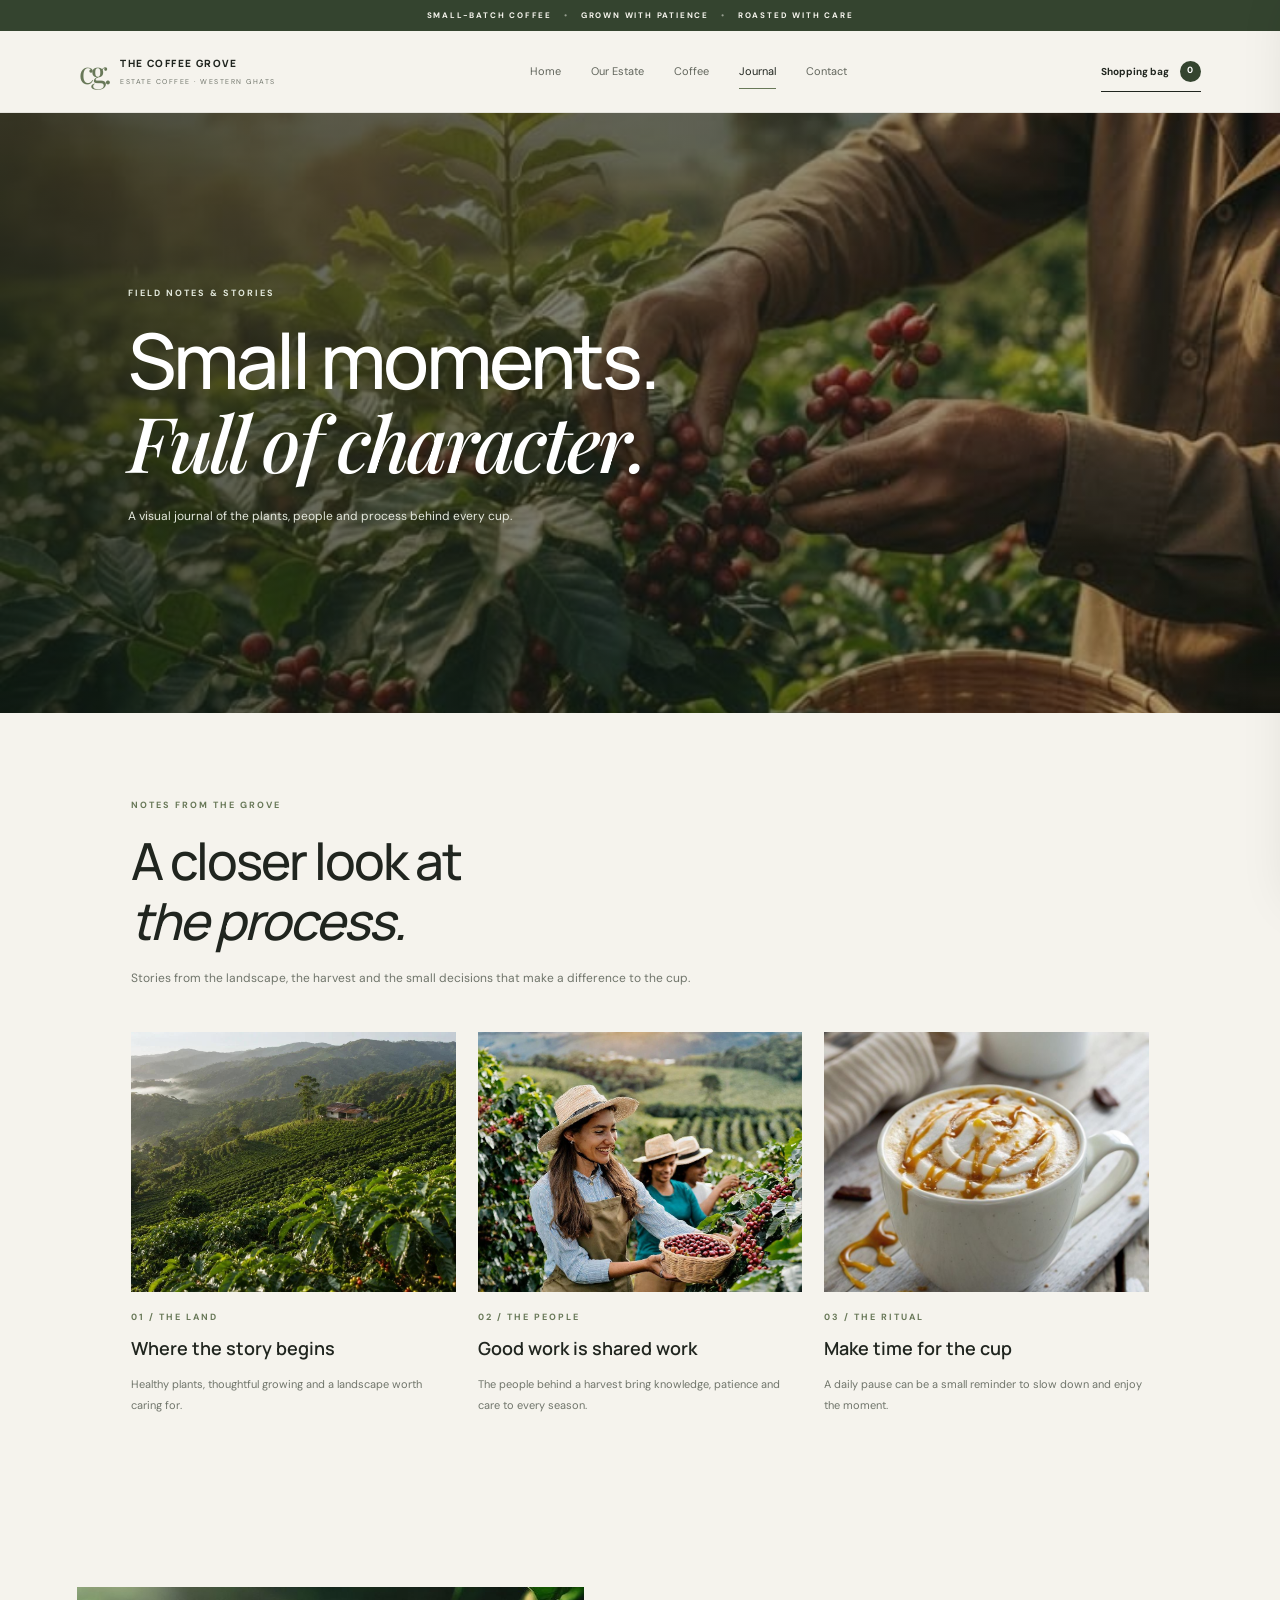
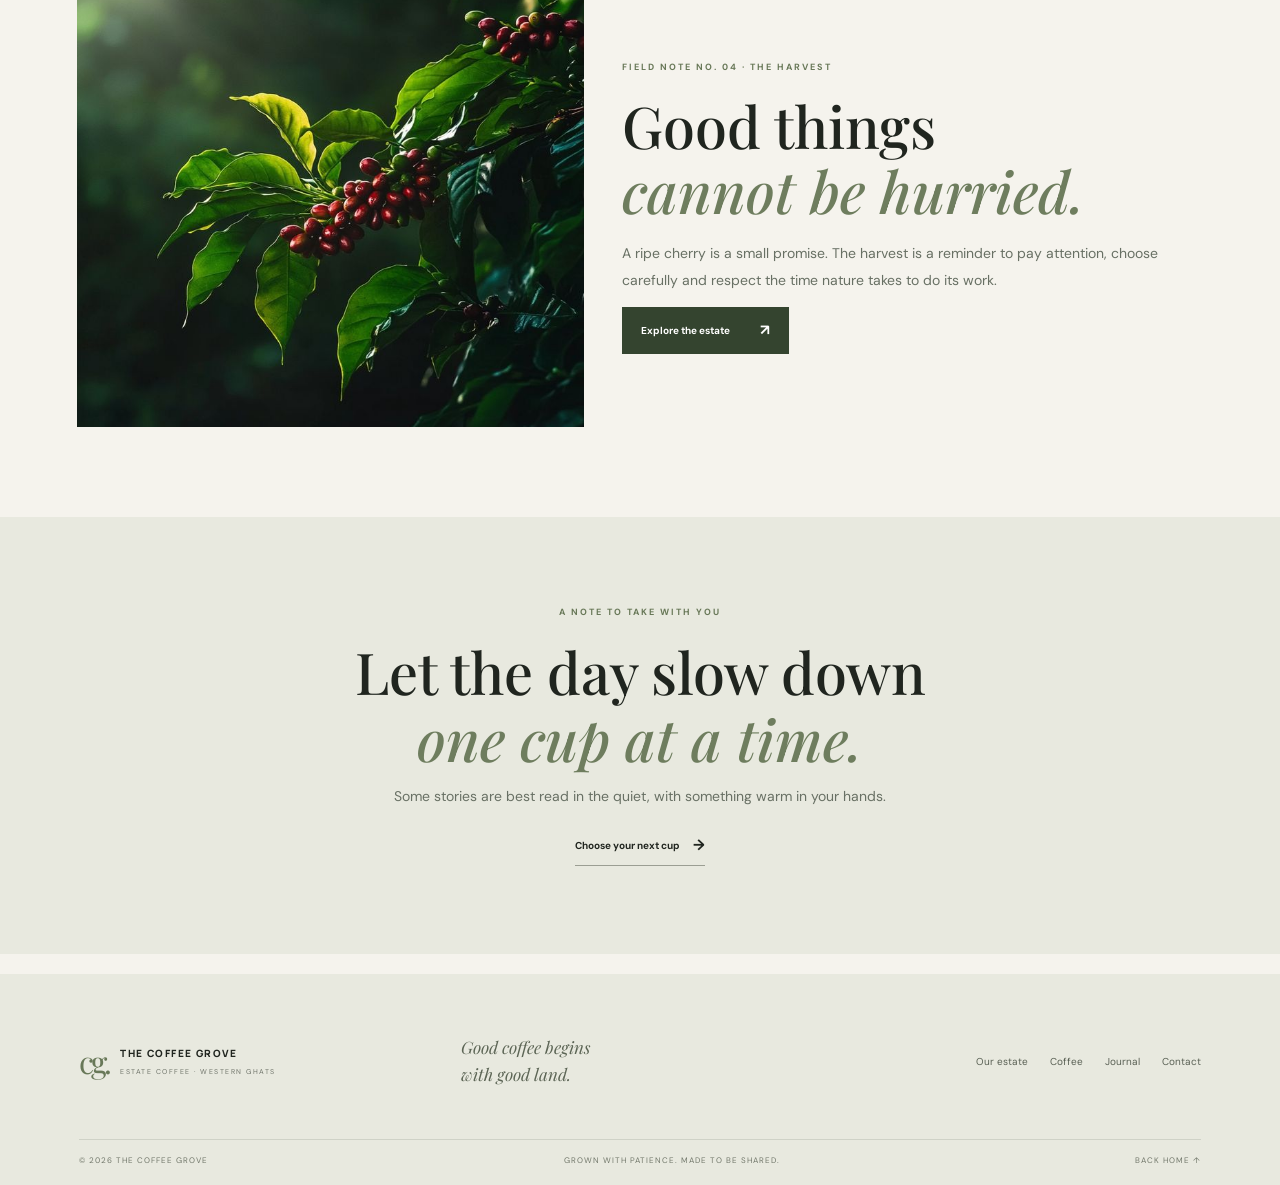
<file: journal.html>
<!DOCTYPE html>
<html lang="en">
<head>
    <meta charset="UTF-8">
    <meta name="viewport" content="width=device-width, initial-scale=1.0">
    <meta name="description" content="Journal | The Coffee Grove">
    <title>Journal | The Coffee Grove</title>
    <link rel="preconnect" href="https://fonts.googleapis.com">
    <link rel="preconnect" href="https://fonts.gstatic.com" crossorigin>
    <link href="https://fonts.googleapis.com/css2?family=DM+Sans:wght@400;500;600;700&family=Manrope:wght@400;500;600;700;800&family=Playfair+Display:ital,wght@0,500;0,600;1,500;1,600&display=swap" rel="stylesheet">
    <link rel="stylesheet" href="css/style.css">
    <script src="js/script.js" defer></script>
</head>
<body>
    <div class="announcement-bar">
        <span>SMALL-BATCH COFFEE</span>
        <span class="announcement-dot">•</span>
        <span>GROWN WITH PATIENCE</span>
        <span class="announcement-dot">•</span>
        <span>ROASTED WITH CARE</span>
    </div>

    <header class="site-header">
        <a class="brand" href="index.html" aria-label="The Coffee Grove homepage">
            <span class="brand-symbol">cg.</span>
            <span class="brand-copy">
                <strong>THE COFFEE GROVE</strong>
                <small>ESTATE COFFEE · WESTERN GHATS</small>
            </span>
        </a>

        <button class="menu-toggle" type="button" aria-label="Open navigation" aria-expanded="false">
            <span></span>
            <span></span>
        </button>

        <nav class="main-nav" aria-label="Main navigation">
            <a class="" href="index.html">Home</a>
            <a class="" href="estate.html">Our Estate</a>
            <a class="" href="shop.html">Coffee</a>
            <a class="active" href="journal.html">Journal</a>
            <a class="" href="contact.html">Contact</a>
        </nav>

        <button class="bag-button" type="button" aria-label="Open shopping bag">
            <span>Shopping bag</span>
            <span class="bag-count">0</span>
        </button>
    </header>

    <main>
        <section class="page-hero">
            <img src="assets/coffee-harvest.jpg" alt="Journal at The Coffee Grove">
            <div class="hero-shade"></div>
            <div class="page-hero-content reveal">
                <p class="eyebrow eyebrow-light">FIELD NOTES & STORIES</p>
                <h1>Small moments.<br><em>Full of character.</em></h1>
                <p>A visual journal of the plants, people and process behind every cup.</p>
            </div>
        </section>

        
        <section class="page-content">
            <div class="page-intro reveal">
                <p class="eyebrow">NOTES FROM THE GROVE</p>
                <h2>A closer look at<br><em>the process.</em></h2>
                <p>
                    Stories from the landscape, the harvest and the small decisions
                    that make a difference to the cup.
                </p>
            </div>
            <div class="journal-grid">
                <article class="journal-card reveal">
                    <img src="assets/estate-hills.jpg" alt="Coffee estate in the hills">
                    <p class="eyebrow">01 / THE LAND</p>
                    <h3>Where the story begins</h3>
                    <p>Healthy plants, thoughtful growing and a landscape worth caring for.</p>
                </article>
                <article class="journal-card reveal">
                    <img src="assets/coffee-farmers.jpg" alt="Coffee farmers working at an estate">
                    <p class="eyebrow">02 / THE PEOPLE</p>
                    <h3>Good work is shared work</h3>
                    <p>The people behind a harvest bring knowledge, patience and care to every season.</p>
                </article>
                <article class="journal-card reveal">
                    <img src="assets/coffee-cup.jpg" alt="Coffee being prepared">
                    <p class="eyebrow">03 / THE RITUAL</p>
                    <h3>Make time for the cup</h3>
                    <p>A daily pause can be a small reminder to slow down and enjoy the moment.</p>
                </article>
            </div>
        </section>


            <section class="journal-feature-section">
                <div class="journal-feature-image reveal"><img src="assets/coffee-cherries.jpg" alt="Ripe coffee cherries ready for harvest"></div>
                <div class="journal-feature-copy reveal"><p class="eyebrow">FIELD NOTE NO. 04 · THE HARVEST</p><h2>Good things<br><em>cannot be hurried.</em></h2><p>A ripe cherry is a small promise. The harvest is a reminder to pay attention, choose carefully and respect the time nature takes to do its work.</p><a class="button button-dark" href="estate.html">Explore the estate <span>↗</span></a></div>
            </section>
            <section class="journal-quote-section reveal"><p class="eyebrow">A NOTE TO TAKE WITH YOU</p><h2>Let the day slow down<br><em>one cup at a time.</em></h2><p>Some stories are best read in the quiet, with something warm in your hands.</p><a class="underlined-link" href="shop.html">Choose your next cup <span>→</span></a></section>

    </main>

    <footer class="site-footer">
        <div class="footer-main">
            <a class="brand brand-footer" href="index.html">
                <span class="brand-symbol">cg.</span>
                <span class="brand-copy">
                    <strong>THE COFFEE GROVE</strong>
                    <small>ESTATE COFFEE · WESTERN GHATS</small>
                </span>
            </a>
            <p class="footer-thought">Good coffee begins<br>with good land.</p>
            <div class="footer-links">
                <a href="estate.html">Our estate</a>
                <a href="shop.html">Coffee</a>
                <a href="journal.html">Journal</a>
                <a href="contact.html">Contact</a>
            </div>
        </div>
        <div class="footer-bottom">
            <span>© 2026 THE COFFEE GROVE</span>
            <span>GROWN WITH PATIENCE. MADE TO BE SHARED.</span>
            <a href="index.html">BACK HOME ↑</a>
        </div>
    </footer>

    <div class="toast-message" role="status" aria-live="polite"></div>
    <div class="bag-overlay"></div>

    <aside class="shopping-drawer" aria-label="Shopping bag" aria-hidden="true">
        <div class="drawer-header">
            <div>
                <p class="eyebrow">YOUR SELECTION</p>
                <h2>Your bag <span class="drawer-count">0</span></h2>
            </div>
            <button class="drawer-close" type="button" aria-label="Close shopping bag">×</button>
        </div>
        <div class="drawer-items">
            <p class="empty-bag">Your bag is waiting for something good.</p>
        </div>
        <div class="drawer-total">
            <span>Subtotal</span>
            <strong>₹<span class="subtotal-value">0</span></strong>
        </div>
        <button class="button button-dark checkout-button" type="button">Continue to checkout</button>
        <p class="drawer-note">Demo shopping bag. A payment service is required for real orders.</p>
    </aside>
</body>
</html>
</file>
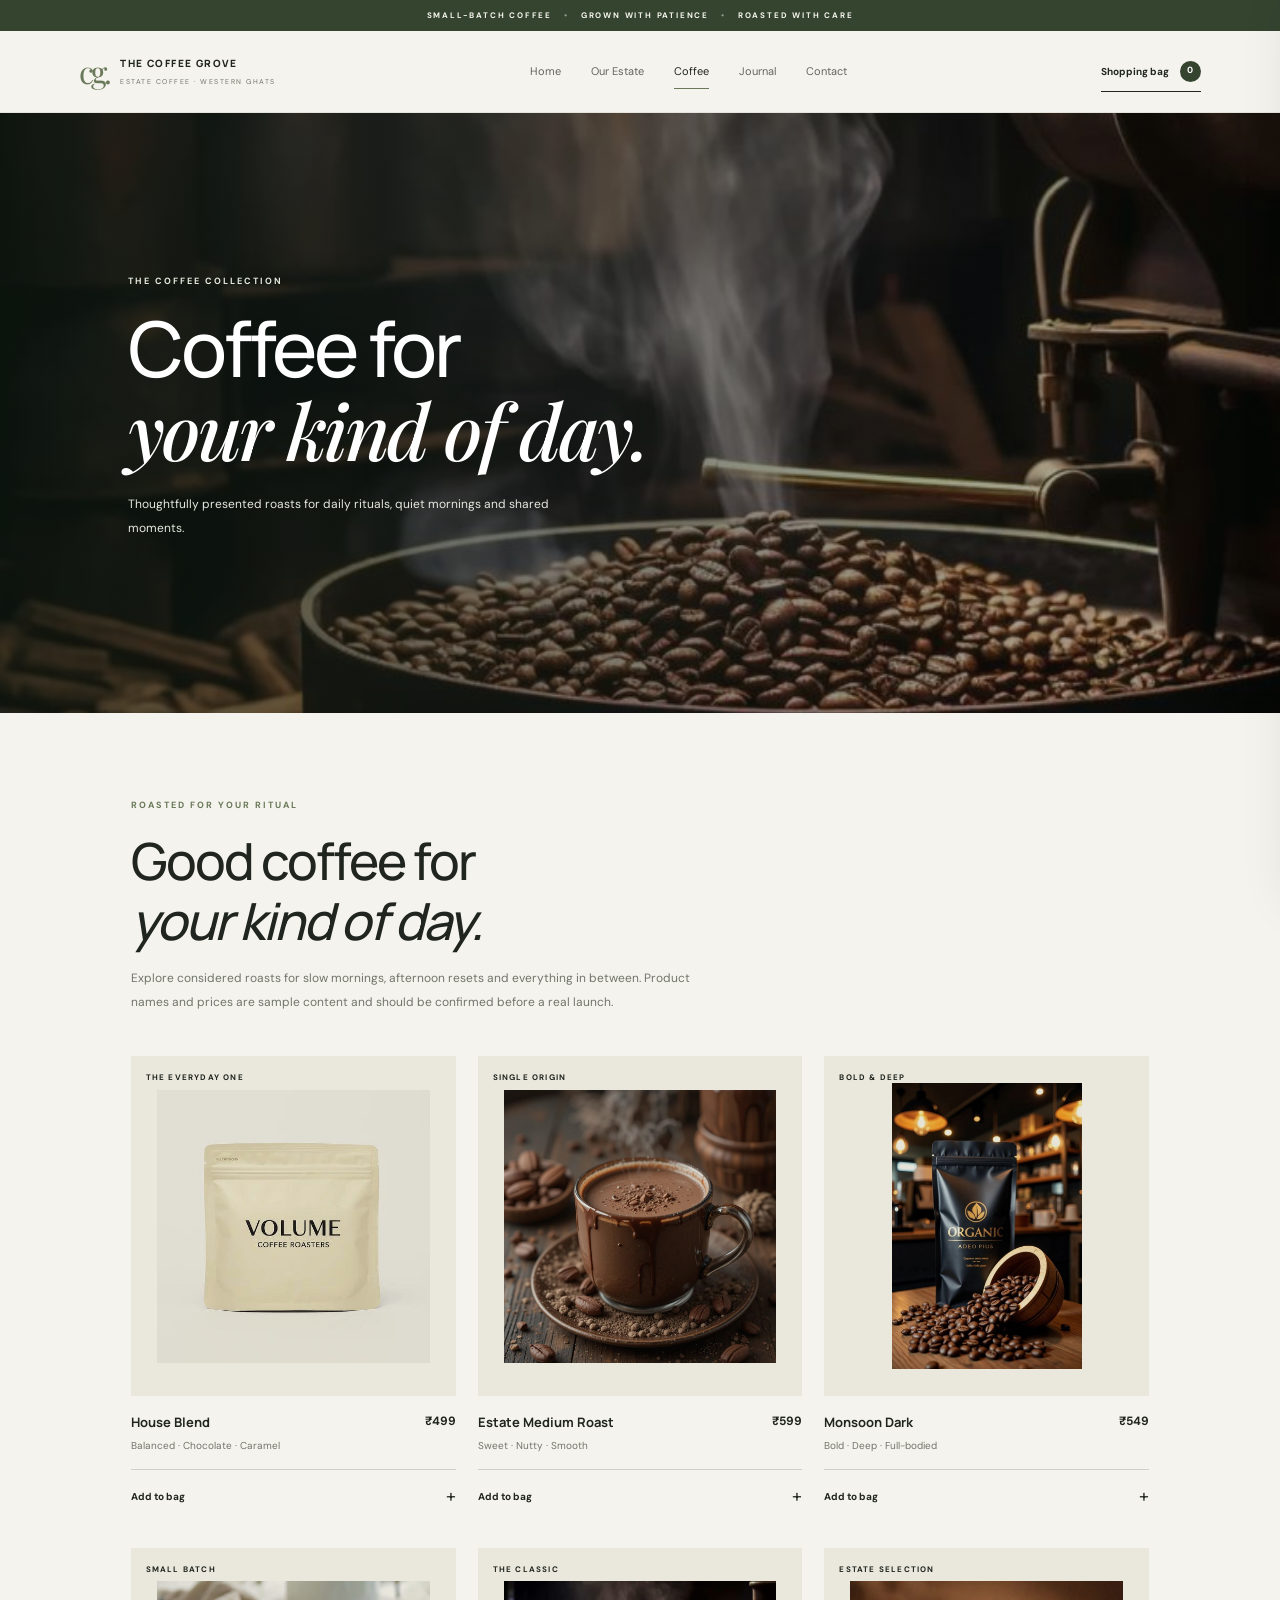
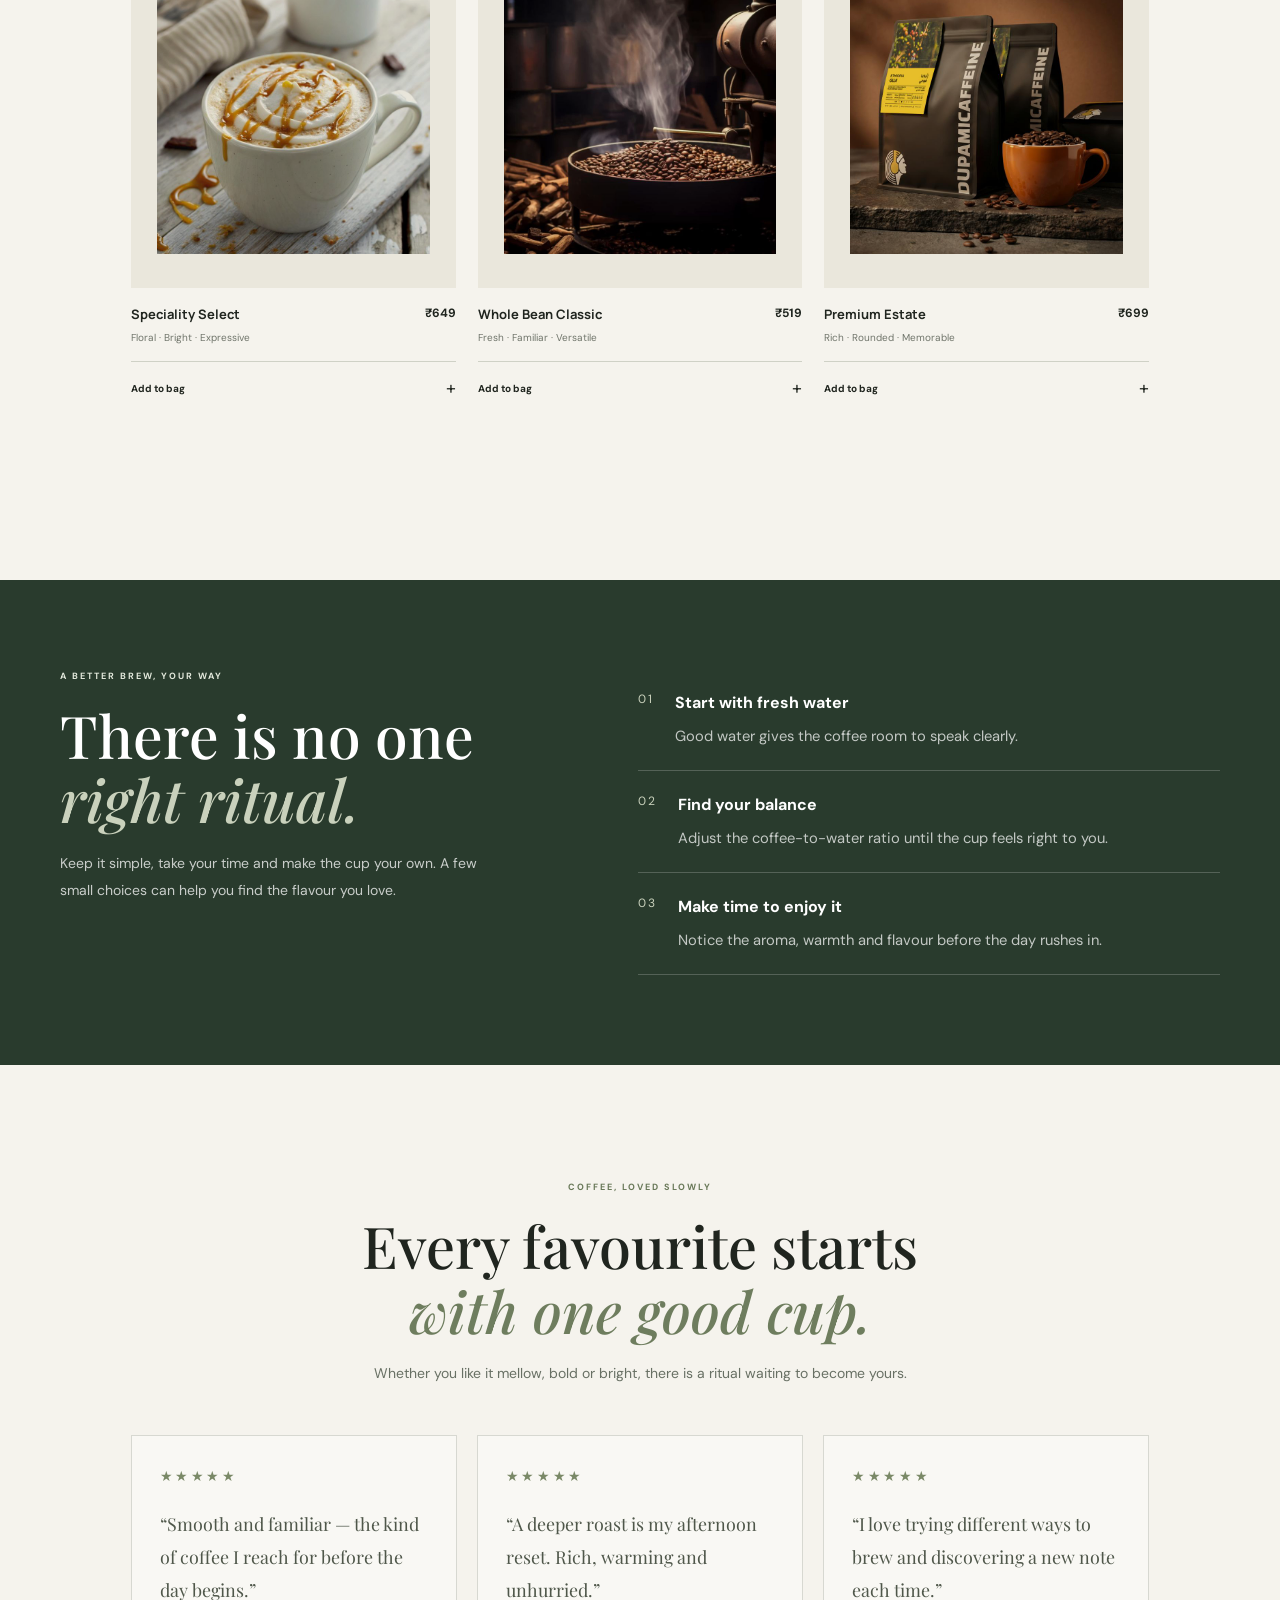
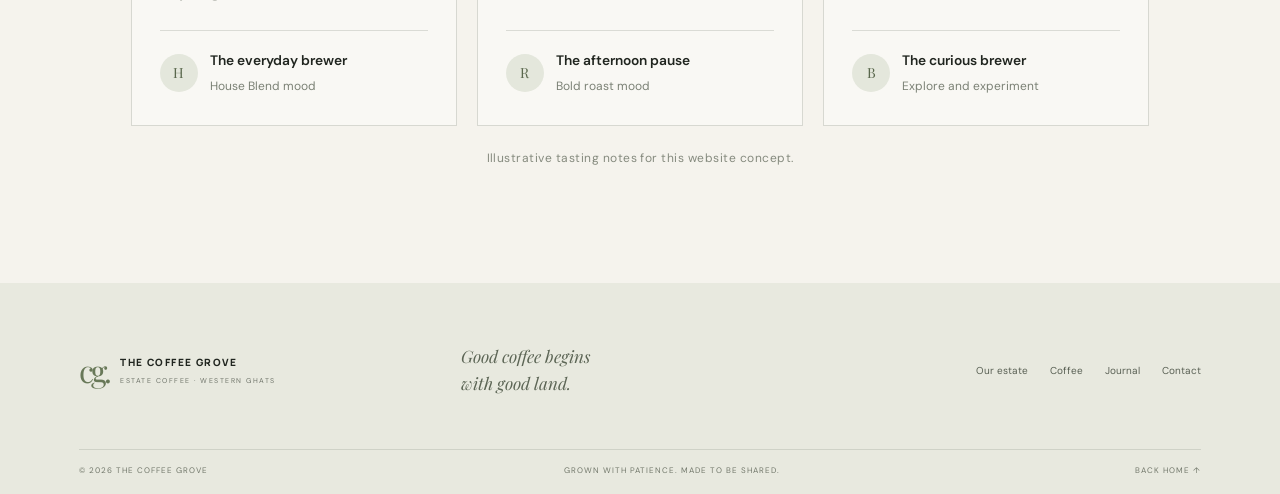
<file: shop.html>
<!DOCTYPE html>
<html lang="en">
<head>
    <meta charset="UTF-8">
    <meta name="viewport" content="width=device-width, initial-scale=1.0">
    <meta name="description" content="Coffee Collection | The Coffee Grove">
    <title>Coffee Collection | The Coffee Grove</title>
    <link rel="preconnect" href="https://fonts.googleapis.com">
    <link rel="preconnect" href="https://fonts.gstatic.com" crossorigin>
    <link href="https://fonts.googleapis.com/css2?family=DM+Sans:wght@400;500;600;700&family=Manrope:wght@400;500;600;700;800&family=Playfair+Display:ital,wght@0,500;0,600;1,500;1,600&display=swap" rel="stylesheet">
    <link rel="stylesheet" href="css/style.css">
    <script src="js/script.js" defer></script>
</head>
<body>
    <div class="announcement-bar">
        <span>SMALL-BATCH COFFEE</span>
        <span class="announcement-dot">•</span>
        <span>GROWN WITH PATIENCE</span>
        <span class="announcement-dot">•</span>
        <span>ROASTED WITH CARE</span>
    </div>

    <header class="site-header">
        <a class="brand" href="index.html" aria-label="The Coffee Grove homepage">
            <span class="brand-symbol">cg.</span>
            <span class="brand-copy">
                <strong>THE COFFEE GROVE</strong>
                <small>ESTATE COFFEE · WESTERN GHATS</small>
            </span>
        </a>

        <button class="menu-toggle" type="button" aria-label="Open navigation" aria-expanded="false">
            <span></span>
            <span></span>
        </button>

        <nav class="main-nav" aria-label="Main navigation">
            <a class="" href="index.html">Home</a>
            <a class="" href="estate.html">Our Estate</a>
            <a class="active" href="shop.html">Coffee</a>
            <a class="" href="journal.html">Journal</a>
            <a class="" href="contact.html">Contact</a>
        </nav>

        <button class="bag-button" type="button" aria-label="Open shopping bag">
            <span>Shopping bag</span>
            <span class="bag-count">0</span>
        </button>
    </header>

    <main>
        <section class="page-hero">
            <img src="assets/roasted-beans.jpg" alt="Coffee Collection at The Coffee Grove">
            <div class="hero-shade"></div>
            <div class="page-hero-content reveal">
                <p class="eyebrow eyebrow-light">THE COFFEE COLLECTION</p>
                <h1>Coffee for<br><em>your kind of day.</em></h1>
                <p>Thoughtfully presented roasts for daily rituals, quiet mornings and shared moments.</p>
            </div>
        </section>

        
        <section class="page-content">
            <div class="page-intro reveal">
                <p class="eyebrow">ROASTED FOR YOUR RITUAL</p>
                <h2>Good coffee for<br><em>your kind of day.</em></h2>
                <p>
                    Explore considered roasts for slow mornings, afternoon resets
                    and everything in between. Product names and prices are sample
                    content and should be confirmed before a real launch.
                </p>
            </div>
            <div class="inner-product-grid">
                
                <article class="product-card reveal">
                    <div class="product-image product-image-cream">
                        <span class="product-label">THE EVERYDAY ONE</span>
                        <img src="assets/coffee-product-cream.jpg" alt="House Blend coffee">
                    </div>
                    <div class="product-information">
                        <div>
                            <h3>House Blend</h3>
                            <p>Balanced · Chocolate · Caramel</p>
                        </div>
                        <span class="product-price">₹499</span>
                    </div>
                    <button class="add-to-bag" type="button" data-add-to-bag data-name="House Blend" data-price="499" data-image="assets/coffee-product-cream.jpg">
                        Add to bag <span>+</span>
                    </button>
                </article>
                <article class="product-card reveal">
                    <div class="product-image product-image-cream">
                        <span class="product-label">SINGLE ORIGIN</span>
                        <img src="assets/MEDIUM-ROAST.jpg" alt="Estate Medium Roast coffee">
                    </div>
                    <div class="product-information">
                        <div>
                            <h3>Estate Medium Roast</h3>
                            <p>Sweet · Nutty · Smooth</p>
                        </div>
                        <span class="product-price">₹599</span>
                    </div>
                    <button class="add-to-bag" type="button" data-add-to-bag data-name="Estate Medium Roast" data-price="599" data-image="assets/MEDIUM-ROAST.jpg">
                        Add to bag <span>+</span>
                    </button>
                </article>
                <article class="product-card reveal">
                    <div class="product-image product-image-cream">
                        <span class="product-label">BOLD & DEEP</span>
                        <img src="assets/organic-coffee.jpg" alt="Monsoon Dark coffee">
                    </div>
                    <div class="product-information">
                        <div>
                            <h3>Monsoon Dark</h3>
                            <p>Bold · Deep · Full-bodied</p>
                        </div>
                        <span class="product-price">₹549</span>
                    </div>
                    <button class="add-to-bag" type="button" data-add-to-bag data-name="Monsoon Dark" data-price="549" data-image="assets/coffee-product-dark.jpg">
                        Add to bag <span>+</span>
                    </button>
                </article>
                <article class="product-card reveal">
                    <div class="product-image product-image-cream">
                        <span class="product-label">SMALL BATCH</span>
                        <img src="assets/coffee-cup.jpg" alt="Speciality Select coffee">
                    </div>
                    <div class="product-information">
                        <div>
                            <h3>Speciality Select</h3>
                            <p>Floral · Bright · Expressive</p>
                        </div>
                        <span class="product-price">₹649</span>
                    </div>
                    <button class="add-to-bag" type="button" data-add-to-bag data-name="Speciality Select" data-price="649" data-image="assets/coffee-cup.jpg">
                        Add to bag <span>+</span>
                    </button>
                </article>
                <article class="product-card reveal">
                    <div class="product-image product-image-cream">
                        <span class="product-label">THE CLASSIC</span>
                        <img src="assets/roasted-beans.jpg" alt="Whole Bean Classic coffee">
                    </div>
                    <div class="product-information">
                        <div>
                            <h3>Whole Bean Classic</h3>
                            <p>Fresh · Familiar · Versatile</p>
                        </div>
                        <span class="product-price">₹519</span>
                    </div>
                    <button class="add-to-bag" type="button" data-add-to-bag data-name="Whole Bean Classic" data-price="519" data-image="assets/roasted-beans.jpg">
                        Add to bag <span>+</span>
                    </button>
                </article>
                <article class="product-card reveal">
                    <div class="product-image product-image-cream">
                        <span class="product-label">ESTATE SELECTION</span>
                        <img src="assets/coffee-product-premium.jpg" alt="Premium Estate coffee">
                    </div>
                    <div class="product-information">
                        <div>
                            <h3>Premium Estate</h3>
                            <p>Rich · Rounded · Memorable</p>
                        </div>
                        <span class="product-price">₹699</span>
                    </div>
                    <button class="add-to-bag" type="button" data-add-to-bag data-name="Premium Estate" data-price="699" data-image="assets/coffee-product-premium.jpg">
                        Add to bag <span>+</span>
                    </button>
                </article>
            </div>
        </section>


        <section class="brew-guide-section">
            <div class="brew-guide-inner">
                <div class="brew-guide-copy reveal"><p class="eyebrow eyebrow-light">A BETTER BREW, YOUR WAY</p><h2>There is no one<br><em>right ritual.</em></h2><p>Keep it simple, take your time and make the cup your own. A few small choices can help you find the flavour you love.</p></div>
                <div class="brew-tips"><article class="brew-tip reveal"><span>01</span><div><h3>Start with fresh water</h3><p>Good water gives the coffee room to speak clearly.</p></div></article><article class="brew-tip reveal"><span>02</span><div><h3>Find your balance</h3><p>Adjust the coffee-to-water ratio until the cup feels right to you.</p></div></article><article class="brew-tip reveal"><span>03</span><div><h3>Make time to enjoy it</h3><p>Notice the aroma, warmth and flavour before the day rushes in.</p></div></article></div>
            </div>
        </section>
        <section class="community-section section-shell">
            <div class="community-heading reveal"><p class="eyebrow">COFFEE, LOVED SLOWLY</p><h2>Every favourite starts<br><em>with one good cup.</em></h2><p>Whether you like it mellow, bold or bright, there is a ritual waiting to become yours.</p></div>
            <div class="review-grid"><article class="review-card reveal"><span class="review-stars">★★★★★</span><p>“Smooth and familiar — the kind of coffee I reach for before the day begins.”</p><div class="review-person"><span class="review-avatar">H</span><div><strong>The everyday brewer</strong><small>House Blend mood</small></div></div></article><article class="review-card reveal"><span class="review-stars">★★★★★</span><p>“A deeper roast is my afternoon reset. Rich, warming and unhurried.”</p><div class="review-person"><span class="review-avatar">R</span><div><strong>The afternoon pause</strong><small>Bold roast mood</small></div></div></article><article class="review-card reveal"><span class="review-stars">★★★★★</span><p>“I love trying different ways to brew and discovering a new note each time.”</p><div class="review-person"><span class="review-avatar">B</span><div><strong>The curious brewer</strong><small>Explore and experiment</small></div></div></article></div>
            <p class="review-note">Illustrative tasting notes for this website concept.</p>
        </section>

    </main>

    <footer class="site-footer">
        <div class="footer-main">
            <a class="brand brand-footer" href="index.html">
                <span class="brand-symbol">cg.</span>
                <span class="brand-copy">
                    <strong>THE COFFEE GROVE</strong>
                    <small>ESTATE COFFEE · WESTERN GHATS</small>
                </span>
            </a>
            <p class="footer-thought">Good coffee begins<br>with good land.</p>
            <div class="footer-links">
                <a href="estate.html">Our estate</a>
                <a href="shop.html">Coffee</a>
                <a href="journal.html">Journal</a>
                <a href="contact.html">Contact</a>
            </div>
        </div>
        <div class="footer-bottom">
            <span>© 2026 THE COFFEE GROVE</span>
            <span>GROWN WITH PATIENCE. MADE TO BE SHARED.</span>
            <a href="index.html">BACK HOME ↑</a>
        </div>
    </footer>

    <div class="toast-message" role="status" aria-live="polite"></div>
    <div class="bag-overlay"></div>

    <aside class="shopping-drawer" aria-label="Shopping bag" aria-hidden="true">
        <div class="drawer-header">
            <div>
                <p class="eyebrow">YOUR SELECTION</p>
                <h2>Your bag <span class="drawer-count">0</span></h2>
            </div>
            <button class="drawer-close" type="button" aria-label="Close shopping bag">×</button>
        </div>
        <div class="drawer-items">
            <p class="empty-bag">Your bag is waiting for something good.</p>
        </div>
        <div class="drawer-total">
            <span>Subtotal</span>
            <strong>₹<span class="subtotal-value">0</span></strong>
        </div>
        <button class="button button-dark checkout-button" type="button">Continue to checkout</button>
        <p class="drawer-note">Demo shopping bag. A payment service is required for real orders.</p>
    </aside>
</body>
</html>
</file>
<file: css/style.css>
/* =========================================================
   THE COFFEE GROVE
   Modern editorial coffee estate design
   ========================================================= */

:root {
    --paper: #f5f3ed;
    --paper-light: #fbfaf6;
    --ink: #20251f;
    --muted: #70756b;
    --olive: #687858;
    --olive-dark: #34442f;
    --line: #dcded4;
    --sage: #e4e8de;
    --tan: #e8dfd2;
    --display: "Manrope", Arial, sans-serif;
    --body: "DM Sans", Arial, sans-serif;
    --serif: "Playfair Display", Georgia, serif;
}

* {
    box-sizing: border-box;
}

html {
    scroll-behavior: smooth;
    scroll-padding-top: 90px;
}

body {
    margin: 0;
    background: var(--paper);
    color: var(--ink);
    font-family: var(--body);
    font-size: 14px;
    line-height: 1.7;
}

body.drawer-open {
    overflow: hidden;
}

img {
    display: block;
    width: 100%;
    height: 100%;
    object-fit: cover;
}

a {
    color: inherit;
    text-decoration: none;
}

button,
input,
textarea,
select {
    font: inherit;
}

button,
a {
    -webkit-tap-highlight-color: transparent;
}

button {
    cursor: pointer;
}

.announcement-bar {
    min-height: 31px;
    display: flex;
    align-items: center;
    justify-content: center;
    gap: 12px;
    padding: 5px 15px;
    background: var(--olive-dark);
    color: #f7f6ef;
    font-size: 8px;
    font-weight: 700;
    letter-spacing: 1.8px;
}

.announcement-dot {
    opacity: 0.5;
}

.site-header {
    position: relative;
    z-index: 30;
    display: flex;
    align-items: center;
    justify-content: space-between;
    min-height: 82px;
    padding: 0 6.2%;
    background: var(--paper);
    border-bottom: 1px solid rgba(32, 37, 31, 0.08);
}

.brand {
    display: inline-flex;
    align-items: center;
    gap: 11px;
    flex-shrink: 0;
}

.brand-symbol {
    color: var(--olive);
    font-family: var(--serif);
    font-size: 31px;
    line-height: 1;
    letter-spacing: -3px;
}

.brand-copy {
    display: flex;
    flex-direction: column;
    gap: 4px;
}

.brand-copy strong {
    font-family: var(--display);
    font-size: 10px;
    font-weight: 800;
    letter-spacing: 1.4px;
}

.brand-copy small {
    color: var(--muted);
    font-size: 7px;
    letter-spacing: 1.5px;
}

.main-nav {
    display: flex;
    align-items: center;
    gap: 30px;
}

.main-nav a {
    position: relative;
    padding: 8px 0;
    color: #62665d;
    font-size: 11px;
    transition: color 0.2s ease;
}

.main-nav a:hover,
.main-nav a.active {
    color: var(--ink);
}

.main-nav a.active::after {
    position: absolute;
    right: 0;
    bottom: 0;
    left: 0;
    height: 1px;
    background: var(--olive);
    content: "";
}

.bag-button {
    display: flex;
    align-items: center;
    gap: 11px;
    padding: 9px 0;
    border: 0;
    border-bottom: 1px solid var(--ink);
    background: transparent;
    color: var(--ink);
    font-size: 10px;
    font-weight: 700;
}

.bag-count {
    display: inline-grid;
    width: 21px;
    height: 21px;
    place-items: center;
    border-radius: 50%;
    background: var(--olive-dark);
    color: white;
    font-size: 9px;
}

.menu-toggle {
    display: none;
}

/* Homepage hero */

.hero {
    position: relative;
    display: flex;
    min-height: 570px;
    height: min(690px, 76vw);
    max-height: 760px;
    align-items: center;
    overflow: hidden;
    background: #344331;
    color: white;
}

.hero-image {
    position: absolute;
    inset: 0;
    object-position: center 53%;
    animation: hero-appear 1.1s ease both;
}

.hero-shade {
    position: absolute;
    inset: 0;
    background:
        linear-gradient(90deg, rgba(15, 25, 17, 0.76), rgba(15, 25, 17, 0.36) 54%, rgba(15, 25, 17, 0.04)),
        linear-gradient(0deg, rgba(10, 20, 12, 0.32), transparent 45%);
}

.hero-content {
    position: relative;
    z-index: 1;
    width: min(760px, 78%);
    margin-left: 10.2%;
    padding: 45px 0;
}

.eyebrow {
    margin: 0 0 19px;
    color: var(--olive);
    font-size: 9px;
    font-weight: 700;
    letter-spacing: 2px;
    line-height: 1.6;
}

.eyebrow-light {
    color: #e3e9dc;
}

.eyebrow-rule {
    display: inline-block;
    width: 26px;
    height: 1px;
    margin-right: 9px;
    background: currentColor;
    vertical-align: middle;
}

.hero h1 {
    margin: 0;
    font-family: var(--display);
    font-size: clamp(52px, 6.5vw, 92px);
    font-weight: 500;
    letter-spacing: -5px;
    line-height: 1.05;
}

.hero h1 em,
.intro-heading h2 em,
.estate-copy h2 em,
.section-heading h2 em,
.journey-content h2 em,
.craft-copy h2 em,
.closing-section h2 em,
.page-hero h1 em {
    font-family: var(--serif);
    font-weight: 500;
}

.hero-description {
    max-width: 430px;
    margin: 23px 0 29px;
    color: rgba(255, 255, 255, 0.84);
    font-size: 12px;
    line-height: 2;
}

.hero-actions {
    display: flex;
    align-items: center;
    gap: 28px;
}

.button {
    display: inline-flex;
    min-height: 47px;
    align-items: center;
    justify-content: space-between;
    gap: 30px;
    padding: 0 18px;
    border: 1px solid transparent;
    font-size: 10px;
    font-weight: 700;
    transition:
        transform 0.25s ease,
        background 0.25s ease,
        color 0.25s ease;
}

.button:hover {
    transform: translateY(-3px);
}

.button span {
    font-size: 15px;
}

.button-light {
    background: var(--paper);
    color: var(--ink);
}

.button-light:hover {
    background: white;
}

.button-dark {
    background: var(--olive-dark);
    color: white;
}

.button-dark:hover {
    background: #253321;
}

.underlined-link {
    display: inline-flex;
    align-items: center;
    gap: 13px;
    padding-bottom: 7px;
    border-bottom: 1px solid #9b9e93;
    font-size: 10px;
    font-weight: 700;
}

.underlined-link span {
    font-size: 15px;
}

.link-light {
    border-color: rgba(255, 255, 255, 0.55);
    color: white;
}

.hero-caption {
    position: absolute;
    bottom: 22px;
    z-index: 1;
    display: flex;
    gap: 28px;
    color: rgba(255, 255, 255, 0.82);
    font-size: 8px;
    letter-spacing: 1.5px;
}

.hero-caption-left {
    left: 6.2%;
}

.hero-caption-right {
    right: 6.2%;
}

.vertical-caption {
    position: absolute;
    top: 38%;
    right: 2.5%;
    writing-mode: vertical-rl;
    color: rgba(255, 255, 255, 0.75);
    font-size: 8px;
    letter-spacing: 2px;
}

/* Intro */

.section-shell {
    padding: 105px 10.2%;
}

.intro-section {
    display: grid;
    grid-template-columns: 1fr 2fr;
    gap: 24px 50px;
}

.section-index {
    display: flex;
    align-items: flex-start;
    gap: 14px;
    padding-top: 8px;
    color: var(--muted);
    font-size: 8px;
    font-weight: 700;
    letter-spacing: 1.6px;
}

.index-number {
    color: var(--olive);
    font-size: 11px;
}

.intro-heading .eyebrow {
    margin-bottom: 16px;
}

.intro-heading h2,
.section-heading h2 {
    margin: 0;
    font-family: var(--display);
    font-size: clamp(36px, 4.3vw, 59px);
    font-weight: 500;
    letter-spacing: -2.8px;
    line-height: 1.16;
}

.intro-description {
    grid-column: 2;
    display: flex;
    align-items: center;
    justify-content: space-between;
    gap: 25px;
}

.intro-description p {
    max-width: 470px;
    margin: 0;
    color: var(--muted);
    font-size: 12px;
    line-height: 2;
}

.round-arrow {
    display: grid;
    width: 45px;
    height: 45px;
    flex-shrink: 0;
    place-items: center;
    border: 1px solid #b9c0b1;
    border-radius: 50%;
    font-size: 18px;
    transition: 0.25s ease;
}

.round-arrow:hover {
    transform: rotate(45deg);
    border-color: var(--olive-dark);
    background: var(--olive-dark);
    color: white;
}

.intro-values {
    grid-column: 2;
    display: grid;
    grid-template-columns: repeat(3, 1fr);
    gap: 20px;
    margin-top: 16px;
    padding-top: 20px;
    border-top: 1px solid var(--line);
}

.value-item {
    display: flex;
    flex-direction: column;
    align-items: flex-start;
}

.value-item > span {
    margin-bottom: 8px;
    color: var(--olive);
    font-size: 9px;
}

.value-item strong {
    font-family: var(--display);
    font-size: 11px;
    font-weight: 700;
}

.value-item p {
    margin: 7px 0 0;
    color: var(--muted);
    font-size: 10px;
    line-height: 1.8;
}

/* Estate feature */

.estate-section {
    display: grid;
    min-height: 570px;
    grid-template-columns: 1.08fr 0.92fr;
    background: #e8e9df;
}

.estate-photo {
    position: relative;
    min-height: 570px;
    overflow: hidden;
}

.estate-photo img,
.journey-image img,
.craft-photo img {
    transition: transform 0.8s ease;
}

.estate-photo:hover img,
.journey-image:hover img,
.craft-photo:hover img {
    transform: scale(1.035);
}

.image-note {
    position: absolute;
    bottom: 19px;
    left: 22px;
    color: white;
    font-size: 8px;
    letter-spacing: 1.6px;
    text-shadow: 0 1px 8px #0008;
}

.estate-copy {
    position: relative;
    align-self: center;
    padding: 75px 12%;
}

.estate-copy h2,
.journey-content h2,
.craft-copy h2 {
    margin: 0 0 23px;
    font-family: var(--display);
    font-size: clamp(42px, 5vw, 68px);
    font-weight: 500;
    letter-spacing: -3px;
    line-height: 1.07;
}

.estate-copy > p:not(.eyebrow),
.journey-content > p:not(.eyebrow),
.craft-copy > p:not(.eyebrow) {
    max-width: 360px;
    margin: 0 0 26px;
    color: var(--muted);
    font-size: 12px;
    line-height: 2;
}

.estate-number {
    position: absolute;
    right: 9%;
    bottom: 20px;
    color: #9ca394;
    font-family: var(--display);
    font-size: 27px;
}

.estate-number span {
    margin: 0 5px;
    font-size: 12px;
}

/* Products */

.collection-section {
    padding-top: 110px;
    padding-bottom: 95px;
}

.section-heading {
    display: flex;
    align-items: flex-end;
    justify-content: space-between;
    gap: 25px;
    margin-bottom: 38px;
}

.section-heading .eyebrow {
    margin-bottom: 15px;
}

.product-grid {
    display: grid;
    grid-template-columns: repeat(3, minmax(0, 1fr));
    gap: 23px;
}

.product-card {
    min-width: 0;
}

.product-image {
    position: relative;
    display: flex;
    height: 340px;
    align-items: center;
    justify-content: center;
    overflow: hidden;
}

.product-image img {
    width: 84%;
    height: 84%;
    object-fit: contain;
    mix-blend-mode: multiply;
    transition: transform 0.55s ease;
}

.product-image:hover img {
    transform: scale(1.06);
}

.product-image-cream {
    background: #eae7dc;
}

.product-image-sage {
    background: #e2e7dd;
}

.product-image-tan {
    background: #e9dfd1;
}

.product-label {
    position: absolute;
    top: 15px;
    left: 15px;
    z-index: 1;
    font-size: 8px;
    font-weight: 700;
    letter-spacing: 1.2px;
}

.product-information {
    display: flex;
    align-items: flex-start;
    justify-content: space-between;
    gap: 12px;
    padding-top: 15px;
}

.product-information h3 {
    margin: 0 0 4px;
    font-family: var(--display);
    font-size: 13px;
    font-weight: 700;
}

.product-information p {
    margin: 0;
    color: var(--muted);
    font-size: 10px;
}

.product-price {
    white-space: nowrap;
    font-size: 12px;
    font-weight: 700;
}

.add-to-bag {
    display: flex;
    width: 100%;
    align-items: center;
    justify-content: space-between;
    margin-top: 15px;
    padding: 11px 0;
    border: 0;
    border-top: 1px solid #cfd1c6;
    background: transparent;
    color: var(--ink);
    font-size: 10px;
    font-weight: 700;
    text-align: left;
}

.add-to-bag span {
    font-size: 18px;
    font-weight: 400;
    transition: transform 0.2s ease;
}

.add-to-bag:hover span {
    transform: rotate(90deg);
}

.collection-note {
    margin: 37px 0 0;
    color: var(--muted);
    font-size: 8px;
    letter-spacing: 1.5px;
    text-align: center;
}

/* Journey */

.journey-section {
    display: grid;
    grid-template-columns: 1fr 1fr;
    min-height: 550px;
    background: var(--olive-dark);
    color: white;
}

.journey-image {
    min-height: 550px;
    overflow: hidden;
}

.journey-content {
    align-self: center;
    padding: 75px 12%;
}

.journey-content .eyebrow {
    color: #d7e0cd;
}

.journey-content h2 {
    font-size: clamp(43px, 4.8vw, 65px);
}

.journey-content > p:not(.eyebrow) {
    color: rgba(255, 255, 255, 0.75);
}

.journey-steps {
    display: grid;
    grid-template-columns: repeat(4, 1fr);
    gap: 12px;
    margin-top: 49px;
    padding-top: 15px;
    border-top: 1px solid rgba(255, 255, 255, 0.25);
}

.journey-steps div {
    display: flex;
    flex-direction: column;
    gap: 5px;
}

.journey-steps span {
    color: #d7e0cd;
    font-size: 9px;
}

.journey-steps strong {
    font-size: 10px;
    font-weight: 500;
}

/* Coffee ritual */

.craft-section {
    display: grid;
    grid-template-columns: 0.9fr 1.1fr;
    align-items: center;
    gap: 8%;
}

.craft-copy h2 {
    font-size: clamp(39px, 4.2vw, 57px);
}

.craft-photo {
    position: relative;
    height: 480px;
    overflow: hidden;
}

.closing-section {
    position: relative;
    overflow: hidden;
    padding: 100px 20px 115px;
    text-align: center;
}

.closing-section .eyebrow {
    margin-bottom: 17px;
}

.closing-section h2 {
    margin: 0 0 28px;
    font-family: var(--display);
    font-size: clamp(42px, 5.1vw, 67px);
    font-weight: 500;
    letter-spacing: -3px;
    line-height: 1.12;
}

.closing-seal {
    position: absolute;
    right: 10%;
    bottom: 28px;
    display: grid;
    width: 91px;
    height: 91px;
    place-content: center;
    border: 1px solid #c7cbbd;
    border-radius: 50%;
    color: var(--olive);
    font-size: 7px;
    letter-spacing: 1px;
    line-height: 1.9;
}

/* Footer */

.site-footer {
    padding: 43px 6.2% 17px;
    background: #e8e9df;
}

.footer-main {
    display: grid;
    grid-template-columns: 1.1fr 1fr 1.2fr;
    align-items: center;
    gap: 25px;
    padding-bottom: 34px;
}

.footer-thought {
    color: #5c6555;
    font-family: var(--serif);
    font-size: 17px;
    font-style: italic;
    line-height: 1.6;
}

.footer-links {
    display: flex;
    flex-wrap: wrap;
    justify-content: flex-end;
    gap: 22px;
}

.footer-links a {
    color: #596054;
    font-size: 10px;
}

.footer-bottom {
    display: flex;
    align-items: center;
    justify-content: space-between;
    gap: 15px;
    padding-top: 14px;
    border-top: 1px solid #cfd2c7;
    color: #72786b;
    font-size: 8px;
    letter-spacing: 1px;
}

/* Shopping bag drawer */

.toast-message {
    position: fixed;
    z-index: 110;
    bottom: 22px;
    left: 50%;
    padding: 12px 18px;
    transform: translate(-50%, 20px);
    background: var(--ink);
    color: white;
    font-size: 11px;
    opacity: 0;
    pointer-events: none;
    transition: 0.25s ease;
}

.toast-message.show {
    transform: translate(-50%, 0);
    opacity: 1;
}

.bag-overlay {
    position: fixed;
    z-index: 100;
    inset: 0;
    background: rgba(12, 17, 12, 0.48);
    opacity: 0;
    pointer-events: none;
    transition: opacity 0.3s ease;
}

.bag-overlay.open {
    opacity: 1;
    pointer-events: auto;
}

.shopping-drawer {
    position: fixed;
    z-index: 101;
    top: 0;
    right: 0;
    display: flex;
    width: min(430px, 100%);
    height: 100dvh;
    flex-direction: column;
    padding: 28px;
    transform: translateX(105%);
    background: var(--paper);
    box-shadow: -10px 0 50px rgba(0, 0, 0, 0.1);
    transition: transform 0.35s ease;
}

.shopping-drawer.open {
    transform: translateX(0);
}

.drawer-header {
    display: flex;
    align-items: center;
    justify-content: space-between;
    padding-bottom: 20px;
    border-bottom: 1px solid var(--line);
}

.drawer-header .eyebrow {
    margin-bottom: 3px;
}

.drawer-header h2 {
    margin: 0;
    font-family: var(--display);
    font-size: 25px;
}

.drawer-count {
    color: var(--muted);
    font-size: 12px;
}

.drawer-close {
    border: 0;
    background: transparent;
    font-size: 30px;
}

.drawer-items {
    flex: 1;
    overflow-y: auto;
    padding: 20px 0;
}

.empty-bag {
    color: var(--muted);
    font-size: 12px;
}

.drawer-item {
    display: grid;
    grid-template-columns: 66px 1fr auto;
    gap: 13px;
    padding: 12px 0;
    border-bottom: 1px solid var(--line);
}

.drawer-item img {
    height: 66px;
    background: #e8e7dd;
    object-fit: contain;
}

.drawer-item h3 {
    margin: 0;
    font-size: 12px;
}

.drawer-item p {
    margin: 3px 0;
    color: var(--muted);
    font-size: 11px;
}

.quantity-controls {
    display: flex;
    align-items: center;
    gap: 10px;
    margin-top: 7px;
}

.quantity-controls button {
    width: 24px;
    height: 24px;
    border: 1px solid var(--line);
    background: transparent;
}

.remove-item {
    border: 0;
    background: transparent;
    color: var(--muted);
    font-size: 10px;
    text-decoration: underline;
}

.drawer-total {
    display: flex;
    justify-content: space-between;
    padding: 18px 0;
    border-top: 1px solid var(--line);
    font-size: 13px;
}

.checkout-button {
    width: 100%;
}

.drawer-note {
    color: var(--muted);
    font-size: 9px;
    text-align: center;
}

/* Scroll reveal */

.reveal {
    transform: translateY(22px);
    opacity: 0;
    transition:
        transform 0.7s ease,
        opacity 0.7s ease;
}

.reveal.visible {
    transform: translateY(0);
    opacity: 1;
}

@keyframes hero-appear {
    from {
        transform: scale(1.04);
        opacity: 0.7;
    }

    to {
        transform: scale(1);
        opacity: 1;
    }
}

/* Tablet */

@media (max-width: 1050px) {
    .site-header {
        padding-right: 4%;
        padding-left: 4%;
    }

    .main-nav {
        gap: 18px;
    }

    .section-shell {
        padding-right: 7%;
        padding-left: 7%;
    }

    .hero-content {
        margin-left: 7%;
    }

    .estate-copy,
    .journey-content {
        padding-right: 9%;
        padding-left: 9%;
    }

    .product-image {
        height: 285px;
    }

    .footer-main {
        grid-template-columns: 1fr 1fr;
    }

    .footer-links {
        grid-column: 1 / -1;
        justify-content: flex-start;
    }
}

/* Mobile */

@media (max-width: 760px) {
    .announcement-bar {
        min-height: 27px;
        gap: 7px;
        font-size: 7px;
        letter-spacing: 0.8px;
    }

    .site-header {
        min-height: 70px;
        padding: 0 5%;
    }

    .brand {
        gap: 8px;
    }

    .brand-symbol {
        font-size: 27px;
    }

    .brand-copy strong {
        font-size: 9px;
        letter-spacing: 1px;
    }

    .brand-copy small {
        font-size: 6px;
        letter-spacing: 1px;
    }

    .menu-toggle {
        display: flex;
        width: 30px;
        height: 30px;
        flex-direction: column;
        align-items: center;
        justify-content: center;
        gap: 6px;
        margin-left: auto;
        margin-right: 13px;
        border: 0;
        background: transparent;
    }

    .menu-toggle span {
        display: block;
        width: 21px;
        height: 1px;
        background: var(--ink);
        transition: transform 0.2s ease;
    }

    .menu-toggle[aria-expanded="true"] span:first-child {
        transform: translateY(3.5px) rotate(45deg);
    }

    .menu-toggle[aria-expanded="true"] span:last-child {
        transform: translateY(-3.5px) rotate(-45deg);
    }

    .main-nav {
        position: absolute;
        top: 70px;
        right: 0;
        left: 0;
        display: none;
        align-items: stretch;
        flex-direction: column;
        gap: 0;
        padding: 12px 6% 22px;
        background: var(--paper);
        box-shadow: 0 18px 24px rgba(0, 0, 0, 0.07);
    }

    .main-nav.open {
        display: flex;
    }

    .main-nav a {
        padding: 12px 0;
        border-bottom: 1px solid var(--line);
        font-size: 12px;
    }

    .main-nav a.active::after {
        display: none;
    }

    .bag-button {
        gap: 6px;
        font-size: 9px;
    }

    .bag-count {
        width: 19px;
        height: 19px;
    }

    .hero {
        height: calc(88svh - 97px);
        min-height: 590px;
        max-height: 740px;
    }

    .hero-image {
        object-position: 57% center;
    }

    .hero-shade {
        background:
            linear-gradient(90deg, rgba(15, 25, 17, 0.76), rgba(15, 25, 17, 0.26)),
            linear-gradient(0deg, rgba(10, 20, 12, 0.3), transparent 60%);
    }

    .hero-content {
        width: 88%;
        margin-left: 6%;
        padding: 30px 0;
        transform: translateY(-5%);
    }

    .hero h1 {
        font-size: clamp(45px, 10.5vw, 70px);
        letter-spacing: -3px;
    }

    .hero-description {
        max-width: 360px;
        margin: 20px 0 25px;
        font-size: 11px;
    }

    .hero-actions {
        flex-wrap: wrap;
        gap: 17px;
    }

    .button {
        min-height: 44px;
        gap: 18px;
        padding: 0 14px;
    }

    .hero-caption {
        bottom: 17px;
        font-size: 7px;
        letter-spacing: 0.8px;
    }

    .hero-caption-left {
        left: 6%;
        gap: 12px;
    }

    .hero-caption-right,
    .vertical-caption {
        display: none;
    }

    .section-shell {
        padding: 70px 6%;
    }

    .intro-section {
        grid-template-columns: 1fr;
        gap: 21px;
    }

    .section-index {
        padding-top: 0;
    }

    .intro-heading h2,
    .section-heading h2 {
        font-size: clamp(34px, 8.7vw, 48px);
        letter-spacing: -1.8px;
    }

    .intro-description,
    .intro-values {
        grid-column: 1;
    }

    .intro-description p {
        font-size: 11px;
    }

    .intro-values {
        gap: 12px;
        margin-top: 7px;
    }

    .value-item strong {
        font-size: 10px;
    }

    .value-item p {
        font-size: 9px;
    }

    .estate-section {
        grid-template-columns: 1fr;
    }

    .estate-photo {
        height: 68vw;
        min-height: 300px;
    }

    .estate-copy {
        padding: 58px 7% 80px;
    }

    .estate-copy h2,
    .journey-content h2 {
        font-size: 52px;
    }

    .estate-number {
        bottom: 18px;
    }

    .collection-section {
        padding-top: 70px;
        padding-bottom: 65px;
    }

    .section-heading {
        align-items: flex-start;
        flex-direction: column;
        gap: 20px;
        margin-bottom: 27px;
    }

    .product-grid {
        grid-template-columns: repeat(2, minmax(0, 1fr));
        gap: 25px 14px;
    }

    .product-card:last-child {
        grid-column: 1 / -1;
        max-width: calc(50% - 7px);
    }

    .product-image {
        height: clamp(175px, 48vw, 280px);
    }

    .product-label {
        top: 10px;
        left: 9px;
        font-size: 7px;
    }

    .product-information {
        gap: 7px;
        padding-top: 11px;
    }

    .product-information h3 {
        font-size: 11px;
    }

    .product-information p {
        font-size: 9px;
    }

    .product-price {
        font-size: 10px;
    }

    .add-to-bag {
        margin-top: 10px;
        font-size: 9px;
    }

    .collection-note {
        font-size: 7px;
        line-height: 1.9;
    }

    .journey-section {
        grid-template-columns: 1fr;
    }

    .journey-image {
        height: 60vw;
        min-height: 280px;
    }

    .journey-content {
        padding: 58px 7%;
    }

    .journey-steps {
        margin-top: 35px;
    }

    .craft-section {
        grid-template-columns: 1fr;
        gap: 30px;
    }

    .craft-copy h2 {
        font-size: 44px;
    }

    .craft-photo {
        height: 70vw;
        min-height: 290px;
    }

    .closing-section {
        padding: 75px 6% 105px;
    }

    .closing-section h2 {
        font-size: clamp(39px, 9vw, 57px);
        letter-spacing: -2px;
    }

    .closing-seal {
        right: 6%;
        bottom: 14px;
        width: 70px;
        height: 70px;
        font-size: 6px;
    }

    .site-footer {
        padding: 34px 6% 16px;
    }

    .footer-main {
        grid-template-columns: 1fr;
        gap: 10px;
        padding-bottom: 24px;
    }

    .footer-thought {
        margin: 10px 0;
    }

    .footer-links {
        grid-column: auto;
        justify-content: flex-start;
        gap: 18px;
    }

    .footer-bottom {
        flex-wrap: wrap;
        font-size: 7px;
        line-height: 1.8;
    }

    .shopping-drawer {
        padding: 23px;
    }
}

@media (max-width: 390px) {
    .brand-copy strong {
        font-size: 8px;
    }

    .brand-copy small {
        font-size: 5.5px;
    }

    .menu-toggle {
        margin-right: 7px;
    }

    .bag-button {
        font-size: 8px;
    }

    .hero {
        min-height: 620px;
    }

    .hero h1 {
        font-size: 44px;
    }

    .hero-actions {
        align-items: flex-start;
        flex-direction: column;
    }

    .product-grid {
        grid-template-columns: 1fr;
    }

    .product-card:last-child {
        grid-column: auto;
        max-width: none;
    }

    .product-image {
        height: 75vw;
    }

    .intro-values {
        grid-template-columns: 1fr;
        gap: 15px;
    }

    .value-item p {
        max-width: 270px;
    }
}

@media (prefers-reduced-motion: reduce) {
    *,
    *::before,
    *::after {
        scroll-behavior: auto !important;
        animation-duration: 0.01ms !important;
        transition-duration: 0.01ms !important;
    }

    .reveal {
        transform: none;
        opacity: 1;
    }
}

/* Shared inner page components */
.page-hero {
    position: relative;
    display: flex;
    min-height: 470px;
    height: 55vw;
    max-height: 600px;
    align-items: center;
    overflow: hidden;
    background: #344331;
    color: white;
}

.page-hero > img {
    position: absolute;
    inset: 0;
}

.page-hero .hero-shade {
    background: linear-gradient(90deg, rgba(15, 25, 17, 0.76), rgba(15, 25, 17, 0.28));
}

.page-hero-content {
    position: relative;
    z-index: 1;
    max-width: 800px;
    padding: 0 10%;
}

.page-hero h1 {
    margin: 0 0 20px;
    font-family: var(--display);
    font-size: clamp(45px, 6vw, 78px);
    font-weight: 500;
    letter-spacing: -3px;
    line-height: 1.06;
}

.page-hero-content > p:last-child {
    max-width: 440px;
    color: #e5e9df;
    font-size: 12px;
    line-height: 2;
}

.page-content {
    padding: 85px 10.2%;
}

.page-intro {
    max-width: 720px;
    margin-bottom: 42px;
}

.page-intro h2,
.story-copy h2,
.contact-intro h2 {
    margin: 0 0 16px;
    font-family: var(--display);
    font-size: clamp(34px, 4vw, 52px);
    font-weight: 500;
    letter-spacing: -2px;
    line-height: 1.16;
}

.page-intro > p:last-child,
.story-copy > p:not(.eyebrow),
.contact-intro > p:not(.eyebrow) {
    max-width: 560px;
    color: var(--muted);
    font-size: 12px;
    line-height: 2;
}

.story-layout {
    display: grid;
    grid-template-columns: 1fr 1fr;
    align-items: center;
    gap: 45px;
}

.story-image {
    height: 440px;
    overflow: hidden;
}

.story-copy > p:not(.eyebrow) {
    margin-bottom: 20px;
}

.process-cards {
    display: grid;
    grid-template-columns: repeat(3, minmax(0, 1fr));
    gap: 22px;
    margin-top: 65px;
}

.process-card img {
    height: 240px;
}

.process-card span {
    display: block;
    margin-top: 18px;
    color: var(--olive);
    font-size: 9px;
    letter-spacing: 1px;
}

.process-card h3 {
    margin: 8px 0;
    font-family: var(--display);
    font-size: 17px;
    font-weight: 600;
}

.process-card p {
    color: var(--muted);
    font-size: 11px;
    line-height: 1.9;
}

.inner-product-grid {
    display: grid;
    grid-template-columns: repeat(3, minmax(0, 1fr));
    gap: 25px 22px;
}

.journal-grid {
    display: grid;
    grid-template-columns: repeat(3, minmax(0, 1fr));
    gap: 22px;
}

.journal-card img {
    height: 260px;
}

.journal-card .eyebrow {
    margin: 18px 0 8px;
}

.journal-card h3 {
    margin: 0 0 7px;
    font-family: var(--display);
    font-size: 18px;
    font-weight: 600;
}

.journal-card > p:last-child {
    color: var(--muted);
    font-size: 11px;
    line-height: 1.9;
}

.contact-layout {
    display: grid;
    grid-template-columns: 0.8fr 1.2fr;
    gap: 70px;
}

.contact-details {
    margin-top: 28px;
}

.contact-details p {
    margin: 0 0 20px;
    color: var(--muted);
    font-size: 12px;
    line-height: 1.9;
}

.contact-details strong {
    color: var(--ink);
}

.contact-form {
    display: grid;
    grid-template-columns: 1fr 1fr;
    gap: 17px;
}

.contact-form label {
    display: flex;
    flex-direction: column;
    gap: 7px;
    font-size: 10px;
    font-weight: 700;
}

.contact-form .full-width {
    grid-column: 1 / -1;
}

.contact-form input,
.contact-form textarea,
.contact-form select {
    width: 100%;
    border: 1px solid #cfd2c7;
    border-radius: 0;
    outline: none;
    background: var(--paper-light);
    padding: 13px;
    color: var(--ink);
    font-size: 12px;
}

.contact-form input:focus,
.contact-form textarea:focus,
.contact-form select:focus {
    border-color: var(--olive);
}

.contact-form textarea {
    min-height: 135px;
    resize: vertical;
}

.form-status {
    grid-column: 1 / -1;
    min-height: 20px;
    color: var(--olive-dark);
    font-size: 11px;
}

@media (max-width: 760px) {
    .page-hero {
        min-height: 470px;
        height: 78vw;
    }

    .page-hero-content {
        padding: 0 6%;
    }

    .page-hero h1 {
        font-size: clamp(42px, 10vw, 62px);
        letter-spacing: -2px;
    }

    .page-content {
        padding: 65px 6%;
    }

    .story-layout,
    .contact-layout {
        grid-template-columns: 1fr;
        gap: 30px;
    }

    .story-image {
        height: 65vw;
        min-height: 270px;
    }

    .process-cards,
    .journal-grid,
    .inner-product-grid {
        grid-template-columns: repeat(2, minmax(0, 1fr));
        gap: 22px 14px;
    }

    .process-card img,
    .journal-card img {
        height: 200px;
    }

    .contact-layout {
        gap: 35px;
    }

    .contact-form {
        grid-template-columns: 1fr;
    }

    .contact-form .full-width,
    .form-status {
        grid-column: auto;
    }
}

@media (max-width: 390px) {
    .process-cards,
    .journal-grid,
    .inner-product-grid {
        grid-template-columns: 1fr;
    }

    .process-card img,
    .journal-card img {
        height: 250px;
    }
}

/* INTRO SECTION WITH COFFEE PHOTOGRAPH */

.intro-section {
    display: grid;
    grid-template-columns: 0.8fr 1.2fr;
    grid-template-rows: auto auto auto;
    column-gap: 65px;
    row-gap: 25px;
    align-items: start;
}

.intro-section .section-index {
    grid-column: 1;
    grid-row: 1;
}

.intro-photo {
    position: relative;
    grid-column: 1;
    grid-row: 2 / 4;
    height: 390px;
    overflow: hidden;
    background: #e5e5d9;
}

.intro-photo img {
    display: block;
    width: 100%;
    height: 100px %;
    object-fit: cover;
    object-position: center;
    transition: transform 0.7s ease;
}

.intro-photo:hover img {
    transform: scale(1.04);
}

.intro-photo-caption {
    position: absolute;
    right: 0;
    bottom: 0;
    left: 0;
    display: flex;
    justify-content: space-between;
    gap: 10px;
    padding: 14px;
    background: linear-gradient(
        transparent,
        rgba(20, 28, 18, 0.72)
    );
    color: white;
    font-size: 8px;
    letter-spacing: 1.2px;
}

.intro-section .intro-heading {
    grid-column: 2;
    grid-row: 1;
}

.intro-section .intro-description {
    grid-column: 2;
    grid-row: 2;
}

.intro-section .intro-values {
    grid-column: 2;
    grid-row: 3;
    margin-top: 5px;
}

@media (max-width: 760px) {
    .intro-section {
        grid-template-columns: 1fr;
        row-gap: 22px;
    }

    .intro-section .section-index {
        grid-column: 1;
        grid-row: 1;
    }

    .intro-photo {
        grid-column: 1;
        grid-row: 2;
        width: 100%;
        height: 310px;
    }

    .intro-section .intro-heading {
        grid-column: 1;
        grid-row: 3;
    }

    .intro-section .intro-description {
        grid-column: 1;
        grid-row: 4;
    }

    .intro-section .intro-values {
        grid-column: 1;
        grid-row: 5;
    }
}

/* Move only the coffee image upward */
.intro-section .intro-photo {
    margin-top: -75px !important;
    transform: translateY(-25px);
}

/* Keep the right-side content unchanged */
.intro-section .intro-heading,
.intro-section .intro-description,
.intro-section .intro-values {
    transform: none;
}

/* ===== Coffee Grove Estate Animations ===== */

/* Image hover zoom */
.estate img,
.estate-card img,
.process-card img {
  transition:
    transform 0.8s cubic-bezier(0.2, 0.7, 0.2, 1),
    filter 0.8s ease;
}

.estate img:hover,
.estate-card img:hover,
.process-card img:hover {
  transform: scale(1.04);
  filter: brightness(1.05);
}

/* Scroll reveal */
.reveal {
  opacity: 0;
  transform: translateY(35px);
  transition:
    opacity 0.8s ease var(--reveal-delay, 0ms),
    transform 0.8s ease var(--reveal-delay, 0ms);
}

.reveal.visible {
  opacity: 1;
  transform: translateY(0);
}

/* Staggered content */
.reveal:nth-child(2) {
  transition-delay: 0.15s;
}

.reveal:nth-child(3) {
  transition-delay: 0.3s;
}

/* Respect reduced-motion preferences */
@media (prefers-reduced-motion: reduce) {
  .reveal,
  .estate img,
  .estate-card img,
  .process-card img {
    transition: none;
    transform: none;
  }

  .reveal {
    opacity: 1;
  }
}


/* ===== Estate story: added editorial content and gentle motion ===== */
.estate-notes {
    margin: 110px auto 20px;
    max-width: 1120px;
    padding: 72px clamp(22px, 5vw, 72px);
    background: #e9e9df;
    text-align: center;
    border-radius: 2px;
}

.estate-notes h2 {
    margin: 14px 0 18px;
    font-family: "Playfair Display", Georgia, serif;
    font-size: clamp(2.2rem, 4.5vw, 4rem);
    font-weight: 500;
    line-height: 1.12;
}

.estate-notes h2 em {
    color: #6e7d5e;
    font-weight: 500;
}

.estate-notes-intro {
    max-width: 650px;
    margin: 0 auto 42px;
    color: #687064;
    line-height: 1.9;
}

.estate-values {
    display: grid;
    grid-template-columns: repeat(3, minmax(0, 1fr));
    gap: 28px;
    margin: 0 0 38px;
    text-align: left;
}

.estate-value {
    padding-top: 20px;
    border-top: 1px solid rgba(60, 72, 51, 0.25);
    transition: transform 0.35s ease, border-color 0.35s ease;
}

.estate-value:hover {
    transform: translateY(-5px);
    border-color: #6e7d5e;
}

.estate-value > span {
    color: #78866a;
    font-size: 0.75rem;
    letter-spacing: 0.14em;
}

.estate-value h3 {
    margin: 14px 0 10px;
    font-size: 1.12rem;
}

.estate-value p {
    margin: 0;
    color: #687064;
    font-size: 0.94rem;
    line-height: 1.8;
}

@media (max-width: 700px) {
    .estate-notes {
        margin-top: 70px;
        padding: 48px 22px;
    }

    .estate-values {
        grid-template-columns: 1fr;
        gap: 24px;
    }
}

@media (prefers-reduced-motion: reduce) {
    .estate-value,
    .estate-value:hover {
        transition: none;
        transform: none;
    }
}


/* =========================================================
   STORY-RICH SECTIONS + POLISHED MICRO-INTERACTIONS
   Keeps the original Coffee Grove palette and typography.
   ========================================================= */
.community-section { padding-top: clamp(72px, 9vw, 132px); padding-bottom: clamp(72px, 9vw, 132px); }
.community-heading { max-width: 760px; margin: 0 auto 48px; text-align: center; }
.community-heading h2, .estate-season-copy h2, .journal-feature-copy h2, .contact-community-copy h2 { margin: 12px 0 18px; font-family: "Playfair Display", Georgia, serif; font-weight: 500; font-size: clamp(2.2rem, 4.5vw, 4rem); line-height: 1.12; }
.community-heading h2 em, .estate-season-copy h2 em, .journal-feature-copy h2 em, .contact-community-copy h2 em { color: #6e7d5e; font-weight: 500; }
.community-heading > p:not(.eyebrow) { max-width: 620px; margin: 0 auto; color: #687064; line-height: 1.9; }
.review-grid { display: grid; grid-template-columns: repeat(3, minmax(0, 1fr)); gap: 20px; }
.review-grid-two { grid-template-columns: repeat(2, minmax(0, 1fr)); max-width: 850px; margin: 0 auto; }
.review-card { min-width: 0; padding: 28px; border: 1px solid rgba(60,72,51,.18); background: rgba(255,255,255,.38); transition: transform .35s ease, box-shadow .35s ease, border-color .35s ease; }
.review-card:hover { transform: translateY(-7px); border-color: rgba(110,125,94,.55); box-shadow: 0 18px 38px rgba(38,48,31,.08); }
.review-stars { display: inline-block; color: #7a8967; letter-spacing: .18em; font-size: .9rem; }
.review-card > p { min-height: 90px; margin: 18px 0 24px; color: #4f574a; line-height: 1.85; font-family: "Playfair Display", Georgia, serif; font-size: 1.12rem; }
.review-person { display: flex; align-items: center; gap: 12px; padding-top: 18px; border-top: 1px solid rgba(60,72,51,.16); }
.review-avatar { display: grid; place-items: center; flex: 0 0 38px; width: 38px; height: 38px; border-radius: 50%; background: #e4e7dc; color: #59674c; font-family: "Playfair Display", Georgia, serif; }
.review-person strong, .review-person small { display: block; }
.review-person strong { font-size: .86rem; font-weight: 600; }
.review-person small { margin-top: 4px; color: #7b8175; font-size: .75rem; }
.review-note { margin: 22px 0 0; text-align: center; color: #858a7e; font-size: .75rem; letter-spacing: .04em; }
.closing-section { padding: clamp(70px, 9vw, 120px) 24px; text-align: center; color: #fff; background: #293b2d; }
.closing-section h2 { margin: 12px 0 18px; font-family: "Playfair Display", Georgia, serif; font-size: clamp(2.5rem, 5vw, 4.8rem); line-height: 1.08; font-weight: 500; }
.closing-section h2 em { color: #c9d1bc; }
.closing-section > p:not(.eyebrow) { max-width: 520px; margin: 0 auto 28px; color: rgba(255,255,255,.76); line-height: 1.8; }
.story-note-band { max-width: 980px; margin: 90px auto 20px; padding: 48px 34px; text-align: center; border-top: 1px solid rgba(60,72,51,.2); border-bottom: 1px solid rgba(60,72,51,.2); }
.story-note-mark { display: block; color: #7b8968; font: 4rem/1 "Playfair Display", Georgia, serif; }
.story-note-band > p:not(.eyebrow) { max-width: 760px; margin: 0 auto 22px; font: italic clamp(1.4rem, 2.5vw, 2rem)/1.5 "Playfair Display", Georgia, serif; }
.story-note-band .eyebrow { color: #77836b; font-size: .7rem; letter-spacing: .15em; }
.estate-season-section, .journal-feature-section, .contact-community-section { display: grid; grid-template-columns: 1fr 1fr; align-items: center; gap: clamp(34px, 6vw, 90px); margin: 90px 0 20px; }
.estate-season-copy p:not(.eyebrow), .journal-feature-copy p:not(.eyebrow), .contact-community-copy p:not(.eyebrow) { color: #687064; line-height: 1.9; }
.estate-season-image, .journal-feature-image { position: relative; overflow: hidden; min-height: 350px; }
.estate-season-image img, .journal-feature-image img { display: block; width: 100%; height: 100%; min-height: 350px; object-fit: cover; transition: transform .8s cubic-bezier(.2,.7,.2,1); }
.estate-season-image:hover img, .journal-feature-image:hover img { transform: scale(1.045); }
.estate-image-caption { position: absolute; right: 16px; bottom: 16px; padding: 10px 13px; background: rgba(247,246,239,.9); color: #394537; font-size: .65rem; letter-spacing: .12em; }
.estate-community { padding-bottom: 100px; }
.brew-guide-section { margin-top: 80px; padding: clamp(50px, 7vw, 90px) 24px; background: #293b2d; color: #fff; }
.brew-guide-inner { display: grid; grid-template-columns: .9fr 1.1fr; gap: clamp(35px, 8vw, 110px); max-width: 1160px; margin: 0 auto; }
.brew-guide-copy h2 { margin: 12px 0 18px; font: 500 clamp(2.4rem, 4.6vw, 4.2rem)/1.1 "Playfair Display", Georgia, serif; }
.brew-guide-copy h2 em { color: #c9d1bc; }
.brew-guide-copy > p:not(.eyebrow) { max-width: 430px; color: rgba(255,255,255,.75); line-height: 1.9; }
.brew-tip { display: flex; gap: 22px; padding: 20px 0; border-bottom: 1px solid rgba(255,255,255,.2); transition: padding-left .3s ease; }
.brew-tip:hover { padding-left: 8px; }
.brew-tip > span { color: #c9d1bc; font-size: .75rem; letter-spacing: .12em; }
.brew-tip h3 { margin: 0 0 8px; font-size: 1rem; }
.brew-tip p { margin: 0; color: rgba(255,255,255,.72); line-height: 1.75; font-size: .92rem; }
.journal-feature-section { margin-top: 70px; }
.journal-quote-section { margin: 90px 0 20px; padding: clamp(44px, 7vw, 88px) 24px; text-align: center; background: #e8e9df; }
.journal-quote-section h2 { margin: 14px 0; font: 500 clamp(2.2rem, 4.5vw, 3.8rem)/1.15 "Playfair Display", Georgia, serif; }
.journal-quote-section h2 em { color: #6e7d5e; }
.journal-quote-section > p:not(.eyebrow) { color: #687064; margin-bottom: 24px; }
.contact-community-section { margin-top: 80px; }
.contact-quote-card { padding: clamp(28px, 4vw, 48px); background: #e8e9df; }
.contact-quote-card blockquote { margin: 22px 0; font: italic clamp(1.5rem, 2.6vw, 2.2rem)/1.5 "Playfair Display", Georgia, serif; color: #344231; }
.contact-last-section { padding-bottom: 90px; }
/* Extra motion: staggered reveals, image lift and refined button feedback. */
.product-card, .process-card, .journal-card, .value-item, .button, .add-to-bag, .underlined-link, .round-arrow { transition: transform .32s ease, box-shadow .32s ease, color .32s ease, background-color .32s ease; }
.product-card:hover, .process-card:hover, .journal-card:hover { transform: translateY(-5px); }
.product-image img, .process-card img, .journal-card img { transition: transform .75s cubic-bezier(.2,.7,.2,1); }
.product-card:hover .product-image img, .process-card:hover img, .journal-card:hover img { transform: scale(1.045); }
.button:hover, .add-to-bag:hover { transform: translateY(-2px); }
.button:active, .add-to-bag:active { transform: translateY(0) scale(.985); }
.site-header { transition: box-shadow .3s ease, background-color .3s ease; }
.site-header.header-scrolled { box-shadow: 0 8px 24px rgba(30,40,27,.07); }
@media (max-width: 760px) {
  .review-grid, .review-grid-two { grid-template-columns: 1fr; }
  .review-card > p { min-height: 0; }
  .estate-season-section, .journal-feature-section, .contact-community-section, .brew-guide-inner { grid-template-columns: 1fr; }
  .estate-season-section, .journal-feature-section, .contact-community-section { margin-top: 55px; }
  .estate-season-image, .journal-feature-image, .estate-season-image img, .journal-feature-image img { min-height: 280px; }
  .story-note-band { margin-top: 55px; padding: 36px 20px; }
  .community-heading { margin-bottom: 32px; }
}
@media (prefers-reduced-motion: reduce) {
  .review-card, .review-card:hover, .estate-season-image img, .journal-feature-image img, .brew-tip, .brew-tip:hover, .product-card, .process-card, .journal-card, .button, .add-to-bag, .product-image img, .process-card img, .journal-card img, .site-header { transition: none !important; transform: none !important; }
}

.form-status-visible { padding: 12px 14px; background: #e8e9df; color: #354331; line-height: 1.6; animation: status-in .35s ease both; }
@keyframes status-in { from { opacity: 0; transform: translateY(5px); } to { opacity: 1; transform: translateY(0); } }
@media (prefers-reduced-motion: reduce) { .form-status-visible { animation: none; } }
```css
/* =========================================
   MOBILE RESPONSIVE SPACING FIX
   The Coffee Grove
   ========================================= */

@media screen and (max-width: 600px) {

    /* Keep all sections away from screen edges */
    .section-shell {
        padding-left: 22px !important;
        padding-right: 22px !important;
        box-sizing: border-box;
    }

    /* Prevent content from touching the edges */
    .estate-content,
    .estate-card,
    .process-card,
    .intro-section,
    .intro-content,
    .journal-card,
    .journal-content,
    .contact-content,
    .contact-form,
    .contact-details,
    .contact-info {
        box-sizing: border-box;
        max-width: 100%;
    }

    /* Improve text spacing and readability */
    .estate-content,
    .estate-card,
    .process-card,
    .intro-section,
    .intro-content,
    .journal-card,
    .journal-content,
    .contact-content,
    .contact-form,
    .contact-details,
    .contact-info {
        padding-left: 18px;
        padding-right: 18px;
    }

    /* Prevent oversized headings */
    h1,
    h2,
    h3 {
        overflow-wrap: break-word;
    }

    /* Keep images inside their containers */
    img {
        max-width: 100%;
    }

    /* Add breathing room around quotations */
    blockquote {
        margin-left: 0;
        margin-right: 0;
        padding-left: 18px;
        padding-right: 18px;
        box-sizing: border-box;
    }

    /* Give contact form fields comfortable spacing */
    input,
    textarea,
    select {
        max-width: 100%;
        box-sizing: border-box;
    }
}
/* ==========================================
   THE COFFEE GROVE
   FIX EDGE SPACING ON 3 MOBILE SECTIONS
   ========================================== */

@media screen and (max-width: 760px) {

    /* ESTATE PAGE */
    .estate-season-section {

        width: auto !important;

        margin: 55px 22px 24px !important;

        padding: 0 !important;

        grid-template-columns: minmax(0, 1fr) !important;

        gap: 26px !important;

        box-sizing: border-box;

    }

    /* JOURNAL PAGE */
    .journal-feature-section {

        width: auto !important;

        margin: 55px 22px 24px !important;

        padding: 0 !important;

        grid-template-columns: minmax(0, 1fr) !important;

        gap: 26px !important;

        box-sizing: border-box;

    }

    /* CONTACT PAGE */
    .contact-community-section {

        width: auto !important;

        margin: 55px 22px 24px !important;

        padding: 0 !important;

        grid-template-columns: minmax(0, 1fr) !important;

        gap: 26px !important;

        box-sizing: border-box;

    }

    /* Stop grid content from overflowing */
    .estate-season-section > *,
    .journal-feature-section > *,
    .contact-community-section > * {

        min-width: 0;

        max-width: 100%;

        box-sizing: border-box;

    }

    /* Keep the original images, but fit them neatly */
    .estate-season-image,
    .journal-feature-image {

        width: 100%;

        min-width: 0;

        min-height: 250px;

        overflow: hidden;

    }

    .estate-season-image img,
    .journal-feature-image img {

        display: block;

        width: 100%;

        max-width: 100%;

        min-height: 250px;

        object-fit: cover;

    }

    /* Keep the Contact quotation inside its section */
    .contact-quote-card {

        min-width: 0;

        max-width: 100%;

        padding: 24px;

        box-sizing: border-box;

        overflow-wrap: break-word;

    }

}
/* =========================================
   COFFEE GROVE - FINAL LAPTOP LAYOUT FIX
   Estate, Journal and Contact sections
   ========================================= */

@media screen and (min-width: 761px) {

    .estate-season-section,
    .journal-feature-section,
    .contact-community-section {
        width: 88% !important;
        max-width: 1240px !important;

        margin: 75px auto 35px !important;
        padding: 0 !important;

        display: grid !important;
        grid-template-columns: minmax(0, 0.9fr)
                               minmax(0, 1.1fr) !important;

        align-items: center !important;
        gap: 0 !important;

        box-sizing: border-box;
        overflow: hidden;
    }

    /* Smaller, balanced images */
    .estate-season-image,
    .journal-feature-image {
        width: 100% !important;
        height: 440px !important;
        min-height: 0 !important;
        overflow: hidden;
    }

    .estate-season-image img,
    .journal-feature-image img {
        display: block;
        width: 100% !important;
        height: 100% !important;
        min-height: 0 !important;
        object-fit: cover;
        object-position: center;
    }

    /* Center text vertically and add breathing space */
    .estate-season-copy,
    .journal-feature-copy,
    .contact-community-copy {
        width: 100%;
        max-width: 100%;
        min-width: 0;

        padding: 38px clamp(25px, 3vw, 46px) !important;
        margin: 0 !important;

        box-sizing: border-box;
    }

    /* Keep the contact quotation proportional */
    .contact-quote-card {
        width: 100%;
        max-width: 100%;
        min-width: 0;

        padding: clamp(28px, 3vw, 42px) !important;
        margin: 0 !important;

        box-sizing: border-box;
    }

    .contact-quote-card blockquote {
        font-size: clamp(24px, 2.1vw, 34px);
        line-height: 1.5;
    }
}

/* Medium laptop screens */
@media screen and (min-width: 761px) and (max-width: 1100px) {

    .estate-season-section,
    .journal-feature-section,
    .contact-community-section {
        width: 92% !important;
    }

    .estate-season-image,
    .journal-feature-image {
        height: 380px !important;
    }

    .estate-season-copy,
    .journal-feature-copy,
    .contact-community-copy {
        padding: 26px !important;
    }
}
</file>
